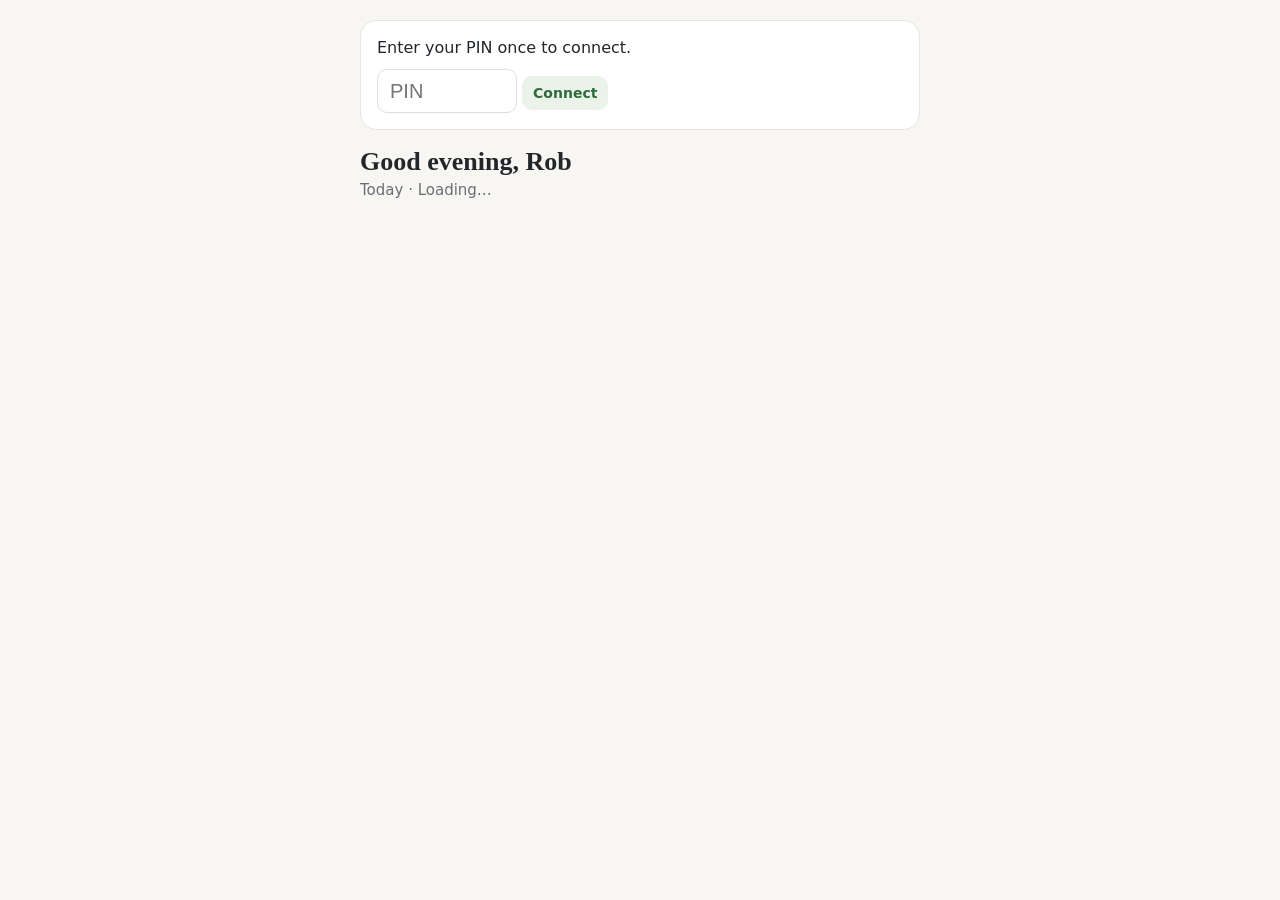
<file: index.html>
<!doctype html><html lang="en"><head><meta charset="utf-8">
<meta name="viewport" content="width=device-width,initial-scale=1,viewport-fit=cover">
<meta name="apple-mobile-web-app-capable" content="yes"><meta name="mobile-web-app-capable" content="yes">
<meta name="apple-mobile-web-app-status-bar-style" content="default"><meta name="apple-mobile-web-app-title" content="Mission">
<meta name="theme-color" content="#f7f6f3"><meta name="robots" content="noindex">
<link rel="manifest" href="manifest.webmanifest"><link rel="icon" href="icon-192.png"><link rel="apple-touch-icon" href="apple-touch-icon.png">
<meta http-equiv="Cache-Control" content="no-cache, no-store, must-revalidate"><meta http-equiv="Pragma" content="no-cache">
<title>Mission Control</title>
<style>
:root{--bg:#f7f6f2;--card:#fff;--ink:#22262b;--dim:#6b6f75;--line:#e7e4dd;--g:#2f6b3a;--gs:#eaf2ea;--a:#9a5b00;--as:#fff4e0;--r:#a3352b}
*{box-sizing:border-box;-webkit-tap-highlight-color:transparent}
body{margin:0;background:var(--bg);color:var(--ink);font:16px/1.4 -apple-system,BlinkMacSystemFont,system-ui,sans-serif;padding:calc(env(safe-area-inset-top) + 20px) 16px 60px;-webkit-font-smoothing:antialiased}
main{max-width:560px;margin:0 auto}
h1{font:700 26px/1.2 Georgia,serif;margin:6px 0 2px}.sub{color:var(--dim);margin:0 0 18px;font-size:15px}
h2{font-size:12px;letter-spacing:.09em;text-transform:uppercase;color:var(--dim);margin:24px 4px 8px;display:flex;justify-content:space-between}
h2 i{font-style:normal}
.c{background:var(--card);border:1px solid var(--line);border-radius:16px;padding:14px 14px 12px;margin-bottom:10px;transition:opacity .25s}
.c b{font-size:17px;display:block}.m{color:var(--dim);font-size:14px;margin-top:2px}
.next{background:#22262b;color:#fff;border:0}.next .m{color:#c9ccd1}.lab{font-size:11px;letter-spacing:.1em;text-transform:uppercase;color:#9fd0a8;margin-bottom:4px}
.q{background:var(--bg);border-radius:10px;padding:10px;font-size:14.5px;margin:10px 0 0;color:#33373c;white-space:pre-wrap;-webkit-user-select:text;user-select:text}
.next .q{background:#33383e;color:#e8e9eb}
.w{background:var(--as);color:var(--a);border-radius:8px;padding:6px 9px;font-size:13.5px;margin-top:8px}
.next .w{background:#3b3426;color:#f3d39b}
.row{display:flex;gap:8px;margin-top:10px;flex-wrap:wrap}
.bt{flex:1;min-width:92px;text-align:center;border:0;border-radius:11px;padding:12px 8px;font-size:15px;font-weight:600;background:var(--gs);color:var(--g);text-decoration:none;font-family:inherit;cursor:pointer}
.bt.s{background:#efeee9;color:#45494e;flex:0 0 auto}.next .bt{background:#fff;color:#22262b}.next .bt.s{background:#3b4047;color:#fff}
.li{display:flex;align-items:center;gap:10px;padding:10px 0;border-top:1px solid var(--line);flex-wrap:wrap;transition:opacity .25s}.li:first-child{border-top:0;padding-top:2px}
.li .t{flex:1;min-width:0}.li .t b{font-size:16px}.pill{font-size:12.5px;border-radius:20px;padding:3px 9px;background:#efeee9;color:var(--dim);white-space:nowrap}
.pill.old{background:#fbe9e7;color:var(--r)}.sm{border:0;border-radius:10px;padding:9px 11px;font-weight:600;font-size:14px;background:var(--gs);color:var(--g);font-family:inherit;text-decoration:none;cursor:pointer}
.sm.s{background:#efeee9;color:#45494e}
.ex{flex-basis:100%}
.gone{opacity:.3;pointer-events:none}button:disabled{opacity:.6}
.foot{text-align:center;color:var(--dim);font-size:12.5px;margin-top:26px}.foot a{color:var(--dim)}
details summary{color:var(--dim);font-size:14px;cursor:pointer;padding:8px 2px}
.empty{color:var(--dim);font-size:15px}
#pin{display:none;background:var(--card);border:1px solid var(--line);border-radius:16px;padding:16px;margin-bottom:16px}#pin input{font-size:20px;height:44px;padding:0 12px;border-radius:10px;border:1px solid #ddd;width:140px}
#toast{position:fixed;left:50%;bottom:calc(env(safe-area-inset-bottom) + 24px);transform:translateX(-50%);background:#22262b;color:#fff;padding:10px 16px;border-radius:20px;font-size:14px;opacity:0;transition:.2s;pointer-events:none;max-width:90%;text-align:center}
</style></head><body><main>
<div id="pin"><p style="margin:0 0 10px">Enter your PIN once to connect.</p><input id="pinIn" inputmode="numeric" autocomplete="off" placeholder="PIN"> <button class="sm" id="pinGo">Connect</button></div>
<div id="app"></div><p class="foot" id="st"></p></main><div id="toast"></div>
<script>
var BUILD='v7-20261019';
function $(i){return document.getElementById(i);}
function esc(s){return String(s==null?'':s).replace(/[&<>"']/g,function(c){return {'&':'&amp;','<':'&lt;','>':'&gt;','"':'&quot;',"'":'&#39;'}[c];});}
function nyParts(d){var o={};new Intl.DateTimeFormat('en-US',{timeZone:'America/New_York',year:'numeric',month:'2-digit',day:'2-digit',hour:'2-digit',minute:'2-digit',hour12:false}).formatToParts(d).forEach(function(p){o[p.type]=p.value;});if(o.hour==='24')o.hour='00';return o;}
function ymd(d){var p=nyParts(d);return p.year+'-'+p.month+'-'+p.day;}
var CK='bermanMC.conn.v1';
var DEFURL='https://script.google.com/macros/s/AKfycbzoPFbwX5PmnWAnU20oCdxXE_JZcLrXX5KTokAuokPCukl6ju7PGKb7UdspSbLI5AwSUQ/exec';
function ckGet(){var m=/(?:^|; )mcpin=(\d+)/.exec(document.cookie);return m?m[1]:null;}
function ckSet(p){try{document.cookie='mcpin='+p+'; max-age=315360000; path=/; secure; samesite=strict';}catch(e){}}
function idbSet(p){try{var r=indexedDB.open('mc',1);r.onupgradeneeded=function(){r.result.createObjectStore('kv');};r.onsuccess=function(){r.result.transaction('kv','readwrite').objectStore('kv').put(p,'pin');};}catch(e){}}
function idbGet(cb){try{var r=indexedDB.open('mc',1);r.onupgradeneeded=function(){r.result.createObjectStore('kv');};r.onsuccess=function(){var q=r.result.transaction('kv').objectStore('kv').get('pin');q.onsuccess=function(){cb(q.result||null);};q.onerror=function(){cb(null);};};r.onerror=function(){cb(null);};}catch(e){cb(null);}}
function saveConn(c){try{localStorage.setItem(CK,JSON.stringify(c));}catch(e){}if(c&&c.pin){ckSet(c.pin);idbSet(c.pin);}}
function conn(){var c=null;try{c=JSON.parse(localStorage.getItem(CK));}catch(e){}
  if(!c||!c.pin){var p=ckGet();if(p){c={url:DEFURL,pin:p};try{localStorage.setItem(CK,JSON.stringify(c));}catch(e){}}}
  if(c&&!c.url)c.url=DEFURL;return c||null;}
(function(){var c=conn();if(c&&c.pin){ckSet(c.pin);idbSet(c.pin);}else{idbGet(function(p){if(p){saveConn({url:DEFURL,pin:p});if(typeof refresh==='function')refresh();}});}
  try{if(navigator.storage&&navigator.storage.persist)navigator.storage.persist();}catch(e){}})();
(function(){var m=/[#&]k=(\d+)/.exec(location.hash||'');if(m){saveConn({url:DEFURL,pin:m[1]});history.replaceState(null,'',location.pathname);}})();
function api(body){var c=conn();if(!c)return Promise.reject(new Error('not connected'));body.pin=c.pin;
  var ac=window.AbortController?new AbortController():null;
  var f=fetch(c.url,{method:'POST',headers:{'Content-Type':'text/plain;charset=utf-8'},body:JSON.stringify(body),cache:'no-store',signal:ac?ac.signal:undefined});
  var to=new Promise(function(_,rej){setTimeout(function(){if(ac)ac.abort();rej(new Error('timed out'));},25000);});
  return Promise.race([f,to])
   .then(function(r){return r.text();}).then(function(t){var j;try{j=JSON.parse(t);}catch(e){throw new Error('script not reachable');}return j;}).then(function(j){if(!j.ok)throw new Error(j.error||'failed');return j;});}



var COPILOT='https://admin.rbermanelectric.com',TT='https://www.thumbtack.com/pro-leads';
var LK='bermanMC.last.v6',HK='bermanMC.hide.v7';
var S=null;try{S=JSON.parse(localStorage.getItem(LK));}catch(e){}
var HIDE={};try{var h0=JSON.parse(localStorage.getItem(HK))||{};Object.keys(h0).forEach(function(k){if(Date.now()-h0[k]<14*864e5)HIDE[k]=h0[k];});}catch(e){}
function saveHide(){try{localStorage.setItem(HK,JSON.stringify(HIDE));}catch(e){}}
var EXTRA={},HIDE472={};// per-card extra content (number / nudge draft)
function toast(m){var e=$('toast');e.textContent=m;e.style.opacity=1;clearTimeout(toast.t);toast.t=setTimeout(function(){e.style.opacity=0;},2600);}
function copyText(s,b){var ok=false;if(b){var l0=b.textContent;setTimeout(function(){b.textContent='Copied ✓';setTimeout(function(){b.textContent=l0;},1800);},0);}
  try{var ta=document.createElement('textarea');ta.value=s;ta.setAttribute('readonly','');ta.style.position='fixed';ta.style.top='0';ta.style.opacity='0';ta.style.fontSize='16px';document.body.appendChild(ta);
    var r=document.createRange();r.selectNodeContents(ta);var sel=window.getSelection();sel.removeAllRanges();sel.addRange(r);ta.setSelectionRange(0,s.length);ok=document.execCommand('copy');ta.remove();sel.removeAllRanges();}catch(e){}
  if(!ok&&navigator.clipboard){navigator.clipboard.writeText(s).then(function(){toast('Copied');},function(){toast('Press and hold the text to copy');});return;}
  toast(ok?'Copied':'Press and hold the text to copy');}
function fmtPhone(p){var d=String(p).replace(/\D/g,'').slice(-10);return '('+d.slice(0,3)+') '+d.slice(3,6)+'-'+d.slice(6);}
function since(h){if(h==null)return '';if(h<1)return 'just now';if(h<24)return h+' hr'+(h===1?'':'s')+' ago';var d=Math.floor(h/24);return d+' day'+(d===1?'':'s')+' ago';}
function dayPill(d){if(d==null)return '';return '<span class="pill'+(d>=21?' old':'')+'">'+d+' day'+(d===1?'':'s')+'</span>';}
function t12(hm){var m=/^(\d{1,2}):(\d{2})/.exec(hm||'');if(!m)return '';var h=+m[1],ap=h>=12?'PM':'AM';h=h%12||12;return h+(m[2]!=='00'?':'+m[2]:'')+' '+ap;}
function dlabel(iso){var t=ymd(new Date()),tm=ymd(new Date(Date.now()+864e5));if(iso===t)return 'Today';if(iso===tm)return 'Tomorrow';
  var d=new Date(iso+'T12:00:00Z');return ['Sun','Mon','Tue','Wed','Thu','Fri','Sat'][d.getUTCDay()]+' '+['Jan','Feb','Mar','Apr','May','Jun','Jul','Aug','Sep','Oct','Nov','Dec'][d.getUTCMonth()]+' '+d.getUTCDate();}
function first(t){return String(t||'').split(/[\s(,:']/)[0];}
function town(t){var m=String(t).match(/\(([^)]+)\)/);return m?m[1]:'';}
var ACT={},AID=0;function act(fn){var k='a'+(++AID);ACT[k]=fn;return k;}
function btn(cls,label,fn){return '<button class="'+cls+'" data-a="'+act(fn)+'">'+esc(label)+'</button>';}
function link(cls,label,href){return '<a class="'+cls+' out" href="'+esc(href)+'" target="_blank" rel="noopener">'+esc(label)+' ↗</a>';}
document.addEventListener('click',function(e){var b=e.target.closest('[data-a]');if(!b)return;var f=ACT[b.getAttribute('data-a')];if(f){e.preventDefault();f(b);}});
function hide(id,msg){HIDE[id]=Date.now();saveHide();if(msg)toast(msg);render();}
function unhide(id,msg){delete HIDE[id];saveHide();toast(msg);render();}

// ---------- build the model (v6 shape, with fallback to the old shape) ----------
function model(){var M={leads:[],jobs:[],uninv:[],drafts:[],waiting:[],never:[],v6:!!(S&&S.copilot)};if(!S)return M;var C=S.copilot,today=ymd(new Date());
  var rec={};if(C)(C.recent||[]).concat(C.newLeads||[]).forEach(function(l){if(!rec[l.first])rec[l.first]=l;});
  (S.approvals||[]).filter(function(a){return /pending/i.test(a.status)&&/new lead|reply|text|follow/i.test(a.type||'');}).forEach(function(a){
    var f=first(a.title),l=rec[f]||{},h=l.hours;if(h==null&&a.created){var t=Date.parse(String(a.created).replace(' ','T')+':00-04:00');if(isFinite(t))h=Math.round((Date.now()-t)/36e5);}
    var svc=(String(a.title).split(':')[1]||'').replace(/\(.*?\)/,'').trim();
    M.leads.push({id:'A:'+a.id,aid:a.id,first:f,svc:l.service||svc,town:l.town||town(a.title),hours:h,is472:!!(a.is472||l.is472||HIDE472['A:'+a.id]),draft:a.draft,lead_id:l.lead_id,type:a.type});});
  if(C){(C.newLeads||[]).forEach(function(l){if(M.leads.some(function(x){return x.first===l.first;}))return;
      M.leads.push({id:'L:'+l.lead_id,first:l.first,svc:l.service,town:l.town,hours:l.hours,is472:l.is472,lead_id:l.lead_id,nodraft:true});});
    (C.jobs||[]).forEach(function(j){if(j.date>=today)M.jobs.push({id:'J:'+j.date+j.first,first:j.first,svc:j.service,town:j.town,date:j.date,start:j.start,end:j.end,est:j.estimate_id,visit:j.visit,approved:j.approved});});
    (C.uninvoiced||[]).forEach(function(u){M.uninv.push({id:'U:'+u.first,first:u.first,town:u.town,svc:u.service,days:u.days,inv:u.invoice,lead_id:u.lead_id});});
    (C.drafts||[]).forEach(function(d){M.drafts.push({id:'D:'+d.estimate_id,first:d.first,svc:d.service,days:d.days,est:d.estimate_id});});
    (C.waiting||[]).forEach(function(l){M.waiting.push({id:'W:'+l.lead_id,first:l.first,svc:l.service,town:l.town,days:l.days,lead_id:l.lead_id,is472:l.is472,followed:l.followed});});
    (C.neverBooked||[]).forEach(function(l){if(M.leads.some(function(x){return x.first===l.first;}))return;M.never.push({id:'N:'+l.lead_id,first:l.first,svc:l.service,town:l.town,days:l.days,lead_id:l.lead_id,is472:l.is472,followed:l.followed});});
  } else {// old script: board only
    var invd={};(S.board||[]).forEach(function(r){var m=/^(?:Invoiced|Followed up): ([A-Za-z\-']+)/.exec(String(r.item));if(m)invd[m[1]]=1;});
    (S.board||[]).forEach(function(r){var it=String(r.item),due=String(r.due||'').slice(0,10),done=/done|cancel/i.test(r.status);
      var jm=/^([A-Z][a-z]+)\s+(?:Mon|Tue|Wed|Thu|Fri|Sat|Sun)\w*\s+job,?\s*([^()]*)\(?([^)]*)\)?/.exec(it);
      if(jm&&!done&&due>=today)M.jobs.push({id:'J:'+r.row,row:r.row,item:r.item,first:jm[1],town:jm[3],date:due,timeTxt:jm[2].trim(),svc:''});
      if(jm&&done&&!invd[jm[1]]&&due&&due<today&&(Date.now()-Date.parse(due))<14*864e5)M.uninv.push({id:'U:'+jm[1],first:jm[1],town:jm[3],days:Math.floor((Date.now()-Date.parse(due))/864e5)});
      var em=/^([A-Z][a-z]+): review estimate/.exec(it);if(em&&/wait/i.test(r.status))M.drafts.push({id:'D:'+r.row,first:em[1],svc:''});});}
  M.jobs.sort(function(a,b){return (a.date+(a.start||''))<(b.date+(b.start||''))?-1:1;});
  M.leads.sort(function(a,b){return (b.hours||0)-(a.hours||0);});
  ['leads','jobs','uninv','drafts','waiting','never'].forEach(function(k){M[k]=M[k].filter(function(x){return !HIDE[x.id];});});
  return M;}

// ---------- actions ----------
function busyBtn(b,t){if(b){b.dataset.l=b.dataset.l||b.textContent;b.textContent=t||'…';b.disabled=true;}}
function freeBtn(b){if(b&&b.dataset.l){b.textContent=b.dataset.l;b.disabled=false;}}
function save(x,label,req,fallback){hide(x.id,'Saving…');
  api(req).catch(function(e){if(fallback&&/unknown action/.test(e.message))return api(fallback);throw e;})
   .then(function(){toast(label+' ✓ Saved');},function(){unhide(x.id,'Couldn’t save that. It’s back on your list. Try again.');});}
function doSent(x){save(x,'Marked sent',x.aid?{action:'sent',id:x.aid}:{action:'sent',lead_id:x.lead_id,first:x.first},x.aid?{action:'approve',id:x.aid,status:'Approved',note:'Sent by Rob (Mission Control)'}:null);}
function doLost(x){if(!confirm('Close out '+x.first+'? This only hides it here. Nobody gets contacted, and Copilot isn’t changed.'))return;
  save(x,'Closed out',{action:'marklost',lead_id:x.lead_id,estimate_id:x.est,first:x.first});}
function doInvoiced(x){save(x,'Marked invoiced',{action:'sent',lead_id:'inv-'+x.first,first:x.first});}
function doNudge(x,kind,b){busyBtn(b,'Loading…');api({action:'nudge',lead_id:x.lead_id,kind:kind}).then(function(j){EXTRA[x.id]={draft:j.draft,phone:j.phone,is472:j.is472};render();})
  .catch(function(e){freeBtn(b);toast(/unknown action/.test(e.message)?'Nudge needs the script update.':'Couldn’t load a draft just now. Try again.');});}
function doNumber(x,b){busyBtn(b,'Loading…');api({action:'phone',id:x.aid}).then(function(j){if(/^\+?1?472/.test(String(j.phone).replace(/[^\d+]/g,''))){x.is472=true;HIDE472[x.id]=1;toast('That’s a Thumbtack 472 number. Reply in Thumbtack.');render();return;}EXTRA[x.id]=Object.assign(EXTRA[x.id]||{},{phone:j.phone});render();})
  .catch(function(e){freeBtn(b);toast(/no number/.test(e.message)?'No number on file. Use Thumbtack.':'Couldn’t get the number just now. Try again.');});}
// Address: shown INSIDE the page (with Copy + Maps ↗), so tapping never leaves Mission Control.
function doAddr(x,b){busyBtn(b,'Loading…');var p=x.est?api({action:'jobaddr',estimate_id:x.est}):x.row?api({action:'address',row:x.row,item:x.item}):Promise.reject(new Error('none'));
  p.then(function(j){EXTRA[x.id]={addr:j.address};render();})
   .catch(function(){EXTRA[x.id]={addr:(x.town?x.town+', NY':''),townOnly:true};render();});}

// ---------- render ----------
function addrHtml(x){var e=EXTRA[x.id];if(!e||e.addr==null)return '';if(!e.addr)return '<div class="w">No address on file. Check Copilot.</div>';
  return '<div class="q">'+esc(e.addr)+'</div>'+(e.townOnly?'<div class="w">No street address on file, so this is just the town.</div>':'')+'<div class="row">'+btn('bt s','Copy address',function(b){copyText(e.addr,b);})+link('bt','Maps','https://maps.apple.com/?daddr='+encodeURIComponent(e.addr))+'</div>';}
function extraHtml(x){var e=EXTRA[x.id];if(!e||e.addr!=null)return '';var o='<div class="ex">';
  if(e.draft)o+='<div class="q">'+esc(e.draft)+'</div><div class="row">'+btn('bt','Copy text',function(b){copyText(e.draft,b);})+(e.is472||!e.phone?link('bt','Thumbtack',TT):'')+'</div>';
  if(e.phone)o+='<div class="row" style="align-items:center"><span style="flex:1;font-weight:600">Text to '+esc(fmtPhone(e.phone))+'</span>'+btn('sm s','Copy number',function(b){copyText(fmtPhone(e.phone),b);})+'</div>';
  else if(e.is472)o+='<div class="w">472 is a Thumbtack relay number, so reply in Thumbtack.</div>';
  return o+'</div>';}
function leadCard(x,isNext){var meta=[isNext?x.svc:'',x.town,x.hours!=null?'came in '+since(x.hours):''].filter(Boolean).join(' · ');
  var o='<div class="c'+(isNext?' next':'')+'">'+(isNext?'<div class="lab">Do this next</div>':'')+'<b>'+(isNext?'Answer '+esc(x.first)+(x.is472?' on Thumbtack':''):esc(x.first)+(x.svc?' · '+esc(x.svc):''))+'</b><div class="m">'+esc(meta)+'</div>';
  if(x.is472)o+='<div class="w">472 number: it’s a Thumbtack relay. Reply in Thumbtack, not by text.</div>';
  if(x.draft){o+='<div class="q">'+esc(x.draft)+'</div><div class="row">'+btn('bt','Copy text',function(b){copyText(x.draft,b);})+(x.is472?link('bt','Thumbtack',TT):btn('bt','Show number',function(b){doNumber(x,b);}))+btn('bt s','Sent ✓',function(){doSent(x);})+'</div>';
    var e=EXTRA[x.id];if(e&&e.phone)o+='<div class="row" style="align-items:center"><span style="flex:1;font-weight:600">Text to '+esc(fmtPhone(e.phone))+'</span>'+btn('sm s','Copy number',function(b){copyText(fmtPhone(e.phone),b);})+'</div>';}
  else o+='<div class="m" style="margin-top:6px">No draft yet. Head Honcho will add one.</div><div class="row">'+link('bt','Thumbtack',TT)+link('bt s','Copilot',COPILOT)+'</div>';
  return o+'</div>';}
function sec(title,n,body){return '<h2>'+esc(title)+(n!=null?'<i>'+n+'</i>':'')+'</h2>'+body;}
function render(){ACT={};var M=model(),o='',today=ymd(new Date());
  var tj=M.jobs.filter(function(j){return j.date===today;});
  var parts=[];if(tj.length)parts.push(tj.length+' job'+(tj.length>1?'s':'')+' today');if(M.leads.length)parts.push(M.leads.length+' lead'+(M.leads.length>1?'s':'')+' to answer');
  if(M.uninv.length)parts.push(M.uninv.length+' to invoice');if(M.drafts.length)parts.push(M.drafts.length+' estimate'+(M.drafts.length>1?'s':'')+' to finish');
  var hr=+nyParts(new Date()).hour,greet=hr<12?'Good morning':hr<17?'Good afternoon':'Good evening';
  var nothing=S&&!parts.length&&!M.waiting.length&&!M.never.length;
  o+='<h1>'+greet+', Rob</h1><p class="sub">'+esc(dlabel(today))+' · '+(S?(nothing?'Nothing open. You’re all caught up.':parts.join(' · ')||'Follow-ups below'):'Loading…')+'</p>';
  // Do this next
  var nx=null;if(M.leads.length)nx={k:'lead',x:M.leads[0]};else if(tj.length)nx={k:'job',x:tj[0]};else if(M.uninv.length)nx={k:'inv',x:M.uninv[0]};else if(M.drafts.length)nx={k:'draft',x:M.drafts[0]};
  if(nx&&nx.k==='lead')o+=leadCard(nx.x,true);
  else if(nx&&nx.k==='inv')o+='<div class="c next"><div class="lab">Do this next</div><b>Invoice '+esc(nx.x.first)+'</b><div class="m">'+esc([nx.x.town,nx.x.days!=null?'job was '+nx.x.days+' days ago':''].filter(Boolean).join(' · '))+'</div><div class="row">'+link('bt','Copilot',COPILOT)+btn('bt s','Invoiced ✓',function(){doInvoiced(nx.x);})+'</div></div>';
  else if(nx&&nx.k==='draft')o+='<div class="c next"><div class="lab">Do this next</div><b>Finish '+esc(nx.x.first)+'’s estimate</b><div class="m">'+esc(nx.x.svc||'')+'</div><div class="row">'+link('bt','Copilot',COPILOT)+'</div></div>';
  // Leads
  var rest=M.leads.slice(nx&&nx.k==='lead'?1:0);
  if(rest.length)o+=sec('New leads waiting',M.leads.length,rest.map(function(x){return leadCard(x,false);}).join(''));
  // Jobs
  if(M.jobs.length||M.v6){var j=M.jobs[0];
    o+=sec(tj.length?'Today':'Next job',null,j?'<div class="c"><b>'+esc(j.first)+(j.svc?' · '+esc(j.svc):'')+(j.visit?' (estimate visit)':'')+'</b><div class="m">'+esc([dlabel(j.date),j.start?t12(j.start)+(j.end?'–'+t12(j.end):''):(j.timeTxt||''),j.town,j.approved?'estimate approved':''].filter(Boolean).join(' · '))+'</div><div class="row">'+btn('bt','Address',function(b){doAddr(j,b);})+link('bt s','Copilot',COPILOT)+'</div>'+addrHtml(j)+
      (M.jobs.length>1?'<div class="m" style="margin-top:8px">Then: '+esc(M.jobs.slice(1,4).map(function(y){return y.first+' '+dlabel(y.date);}).join(', '))+'</div>':'<div class="m" style="margin-top:8px">Nothing else booked in the next 2 weeks.</div>')+'</div>':'<div class="c empty">Nothing booked in the next 2 weeks.</div>');}
  // Uninvoiced
  if(M.uninv.length)o+=sec('Done, not invoiced',M.uninv.length,'<div class="c">'+M.uninv.map(function(x){return '<div class="li"><div class="t"><b>'+esc(x.first)+'</b><div class="m">'+esc([x.svc,x.town,x.inv==='draft'?'invoice drafted':''].filter(Boolean).join(' · '))+'</div></div>'+dayPill(x.days)+link('sm','Copilot',COPILOT)+btn('sm s','Invoiced ✓',function(){doInvoiced(x);})+'</div>';}).join('')+'</div>');
  // Drafts
  if(M.drafts.length)o+=sec('Estimates to finish',M.drafts.length,'<div class="c">'+M.drafts.map(function(x){return '<div class="li"><div class="t"><b>'+esc(x.first)+'</b><div class="m">'+esc(x.svc||'')+'</div></div>'+dayPill(x.days)+link('sm','Copilot',COPILOT)+'</div>';}).join('')+'</div>');
  // Waiting + never booked
  function fl(x,kind){return '<div class="li"><div class="t"><b>'+esc(x.first)+'</b><div class="m">'+esc([x.svc,x.town,x.is472?'472':'' ,x.followed?'nudged':''].filter(Boolean).join(' · '))+'</div></div>'+dayPill(x.days)+
    (x.is472?link('sm','Thumbtack',TT):btn('sm','Nudge',function(b){doNudge(x,kind,b);}))+btn('sm s',x.days>=(kind==='lead'?14:21)?'Close':'Sent ✓',function(){x.days>=(kind==='lead'?14:21)?doLost(x):doSent(x);})+extraHtml(x)+'</div>';}
  function fold(list,kind){var lim=kind==='lead'?14:21,a=list.filter(function(x){return x.days<lim;}),b=list.filter(function(x){return x.days>=lim;});
    return '<div class="c">'+(a.map(function(x){return fl(x,kind);}).join('')||'<div class="empty">Nothing recent.</div>')+(b.length?'<details><summary>'+b.length+' older than '+(lim===14?'2':'3')+' weeks: close out?</summary>'+b.map(function(x){return fl(x,kind);}).join('')+'</details>':'')+'</div>';}
  if(M.waiting.length)o+=sec('Waiting on customer',M.waiting.length,fold(M.waiting,'estimate'));
  if(M.never.length)o+=sec('Never booked',M.never.length,fold(M.never,'lead'));
  if(S&&!M.v6)o+='<div class="c m">Copilot isn’t connecting to Mission Control right now, so follow-ups and nudges are hidden. Leads, jobs and invoices below come from your board.</div>';
  $('app').innerHTML=o;}

function stamp(){if(!S)return '';var a=S.copilot&&S.copilot.at?new Date(S.copilot.at):null;var tf=function(d){return d.toLocaleTimeString('en-US',{timeZone:'America/New_York',hour:'numeric',minute:'2-digit'});};
  return (a?'Copilot '+tf(a)+' ET · ':'')+'Board '+esc(String(S.at||'').slice(11))+' ET';}
var busy=false;
function refresh(){render();if(!conn()){$('pin').style.display='block';return Promise.resolve();}
  if(busy)return Promise.resolve();busy=true;
  var s=function(){return api({action:'state'});};
  return s().catch(function(e){if(/pin/i.test(e.message))throw e;return new Promise(function(r){setTimeout(r,2500);}).then(s);}).then(function(j){if(!j||!j.board)throw new Error('bad state');S=j;try{localStorage.setItem(LK,JSON.stringify(j));}catch(e){}
      $('st').innerHTML=stamp()+' · <a href="classic/" target="_blank" rel="noopener">Classic view ↗</a>';})
   .catch(function(e){$('st').innerHTML=(S?'Showing your last update · ':'Can’t reach your board right now · ')+'<a href="classic/" target="_blank" rel="noopener">Classic view ↗</a>';if(/pin/i.test(e.message))$('pin').style.display='block';})
   .then(function(){busy=false;render();});}
$('pinGo').onclick=function(){var v=$('pinIn').value.trim();if(v.length<4)return;saveConn({url:DEFURL,pin:v});$('pin').style.display='none';refresh();};
function verCheck(){if(!/^https?:/.test(location.protocol))return;fetch('version.json?t='+Date.now(),{cache:'no-store'}).then(function(r){return r.json();}).then(function(v){
  if(v&&v.build&&v.build!==BUILD){var k='bermanMC.reload';if(sessionStorage.getItem(k)===v.build)return;sessionStorage.setItem(k,v.build);location.reload();}}).catch(function(){});}
refresh();verCheck();
document.addEventListener('visibilitychange',function(){if(!document.hidden){refresh();verCheck();}});
window.addEventListener('pageshow',function(e){if(e.persisted){busy=false;refresh();verCheck();}});
setInterval(function(){if(!document.hidden)refresh();},300000);
</script></body></html>
</file>
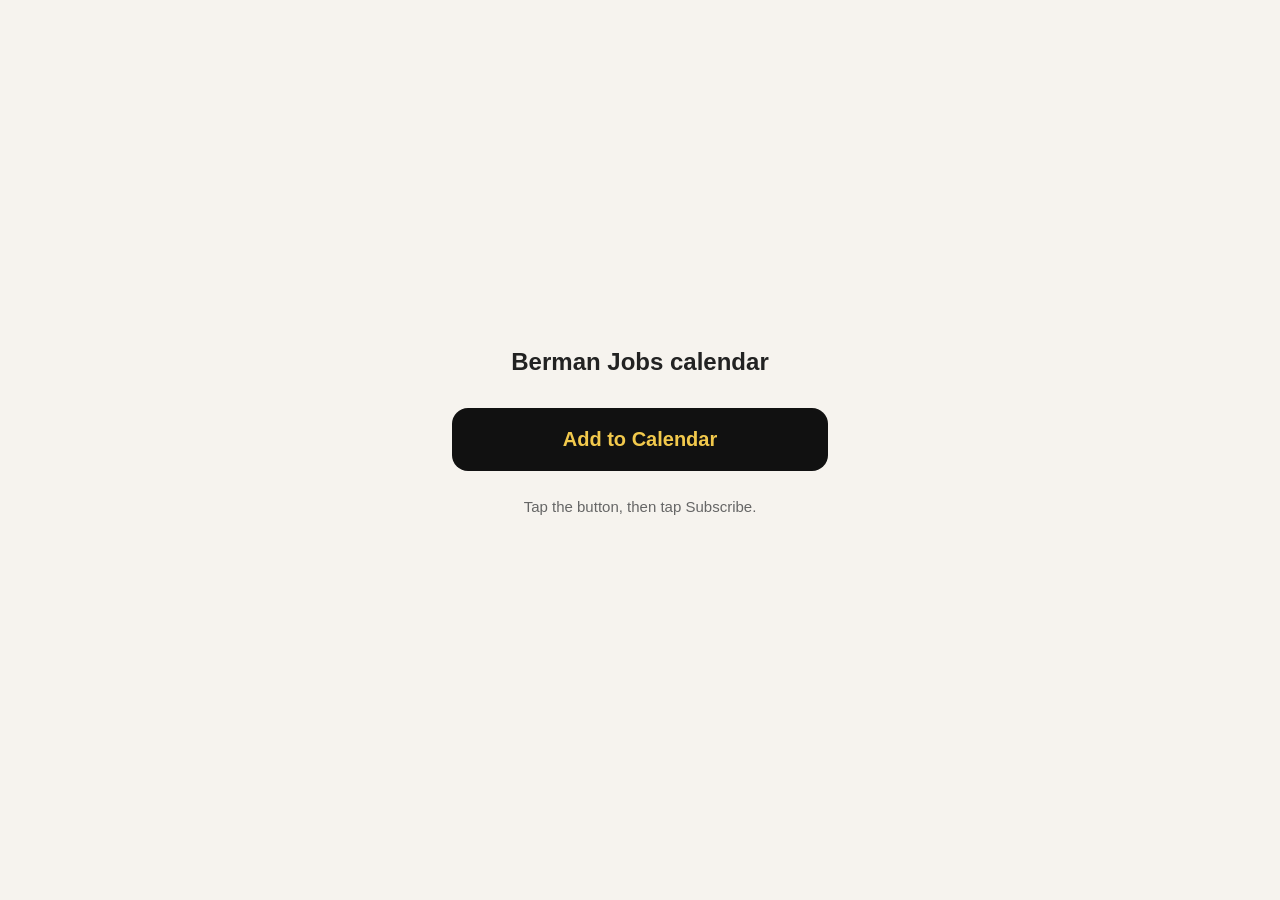
<file: c-9e5d6e6e6c515eb1df2d61c5/index.html>
<!doctype html><html><head><meta charset="utf-8"><meta name="viewport" content="width=device-width,initial-scale=1"><meta name="robots" content="noindex,nofollow"><title>Berman Jobs</title>
<style>body{font-family:-apple-system,sans-serif;background:#f6f3ee;color:#222;display:flex;flex-direction:column;align-items:center;justify-content:center;min-height:90vh;margin:0;padding:24px;text-align:center}a{display:block;background:#111;color:#f2c94c;padding:20px 28px;border-radius:16px;font-size:20px;font-weight:700;text-decoration:none;margin:12px 0;width:80%;max-width:320px}p{color:#666;font-size:15px}</style></head>
<body><h2>Berman Jobs calendar</h2><a href="webcal://rberman84.github.io/berman-mission-control/c-9e5d6e6e6c515eb1df2d61c5/jobs.ics">Add to Calendar</a><p>Tap the button, then tap Subscribe.</p></body></html>
</file>
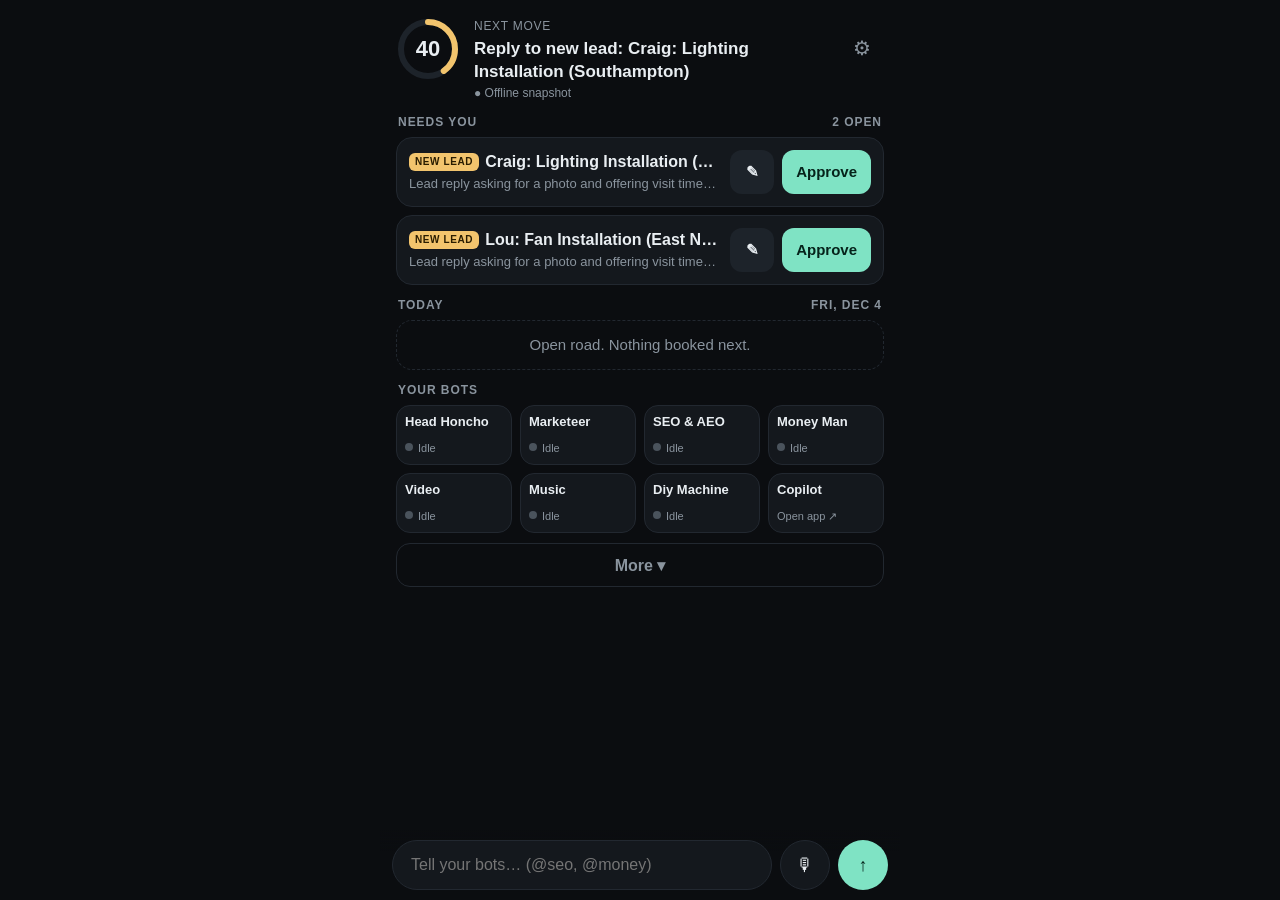
<file: classic/index.html>
<!doctype html><html lang="en"><head><meta charset="utf-8">
<meta name="viewport" content="width=device-width,initial-scale=1,viewport-fit=cover">
<meta name="apple-mobile-web-app-capable" content="yes"><meta name="mobile-web-app-capable" content="yes">
<meta name="apple-mobile-web-app-status-bar-style" content="black-translucent"><meta name="apple-mobile-web-app-title" content="Mission">
<meta name="theme-color" content="#0b0d10"><meta name="robots" content="noindex">
<link rel="manifest" href="../manifest.webmanifest"><link rel="icon" href="../icon-192.png"><link rel="apple-touch-icon" href="../apple-touch-icon.png">
<meta http-equiv="Cache-Control" content="no-cache, no-store, must-revalidate"><meta http-equiv="Pragma" content="no-cache">
<title>Mission Control</title>
<style>
:root{--bg:#0b0d10;--card:#14181d;--line:#222830;--tx:#e9eef2;--dim:#8a949e;--ac:#7fe3c4;--amb:#f2c46d;--red:#ef7d7d}
*{box-sizing:border-box;-webkit-tap-highlight-color:transparent}
html,body{margin:0;background:var(--bg);color:var(--tx);font:16px/1.35 -apple-system,BlinkMacSystemFont,"SF Pro Text",Inter,sans-serif}
body{padding:calc(env(safe-area-inset-top) + 14px) 16px calc(env(safe-area-inset-bottom) + 74px);max-width:520px;margin:0 auto}
button{font:inherit;color:inherit;border:0;background:none;cursor:pointer}
.top{display:flex;align-items:center;gap:14px}
.ring{position:relative;width:64px;height:64px;flex:none}.ring svg{transform:rotate(-90deg)}
.ring b{position:absolute;inset:0;display:grid;place-items:center;font-size:22px;font-weight:600}
.next{flex:1;min-width:0}.next small{color:var(--dim);font-size:12px;letter-spacing:.06em;text-transform:uppercase}
.next div{font-size:17px;font-weight:600;margin-top:2px}
.gear{width:44px;height:44px;border-radius:12px;color:var(--dim);font-size:20px}
.live{font-size:12px;color:var(--dim);margin:2px 0 0 78px}.live.on{color:var(--ac)}
h2{font-size:12px;color:var(--dim);letter-spacing:.08em;text-transform:uppercase;font-weight:600;margin:12px 2px 7px;display:flex;justify-content:space-between}
.card{background:var(--card);border:1px solid var(--line);border-radius:16px;padding:12px;margin-bottom:8px;transition:transform .2s,opacity .3s;touch-action:pan-y}
.card .t{font-weight:600}.card .d{color:var(--dim);font-size:13px;margin-top:2px;display:-webkit-box;-webkit-line-clamp:1;-webkit-box-orient:vertical;overflow:hidden}
.acts{display:flex;gap:8px;margin-top:10px}
.nc{display:flex;align-items:center;gap:8px}.nc .tx{flex:1;min-width:0}.nc .t{white-space:nowrap;overflow:hidden;text-overflow:ellipsis}
.nc .acts{margin:0;flex:none}.nc .acts button{flex:none;width:44px;padding:0}.nc .acts .pri{width:auto;padding:0 14px}
.acts button{flex:1;min-height:44px;border-radius:12px;background:#1d232a;font-weight:600;font-size:15px}
.acts .pri{background:var(--ac);color:#06231b}
.card.ok{border-color:rgba(127,227,196,.5)}.card.ok .okm{color:var(--ac);font-size:14px;margin-top:8px}
.note{width:100%;margin-top:10px;background:#0f1216;border:1px solid var(--line);border-radius:12px;color:var(--tx);font:inherit;padding:10px;min-height:44px}
.badge{display:inline-block;font-size:10px;font-weight:700;letter-spacing:.06em;background:var(--amb);color:#2a1d00;border-radius:6px;padding:2px 6px;margin-right:6px;vertical-align:2px}.age{color:var(--dim);font-weight:400;font-size:12px;margin-left:4px}
.card.ok .acts{margin-top:8px}
.empty{color:var(--dim);font-size:15px;padding:14px;text-align:center;border:1px dashed var(--line);border-radius:16px}
.bots{display:grid;grid-template-columns:repeat(4,1fr);gap:8px}
.bot{display:flex;flex-direction:column;justify-content:space-between;background:var(--card);border:1px solid var(--line);border-radius:14px;padding:9px 8px;min-height:60px;min-width:0;text-decoration:none;color:var(--tx)}
.bot b{font-size:13px;font-weight:600;line-height:1.15}.bot span{font-size:11px;color:var(--dim);margin-top:4px;white-space:nowrap;overflow:hidden;text-overflow:ellipsis}
.dot{display:inline-block;width:8px;height:8px;border-radius:50%;margin-right:5px;vertical-align:1px}
.g{background:var(--ac)}.a{background:var(--amb)}.r{background:var(--red)}.n{background:#4a535c}
.stop{display:flex;align-items:center;gap:6px}.stop .who{flex:1;min-width:0}.stop .who b{display:block;white-space:nowrap;overflow:hidden;text-overflow:ellipsis}.stop .who b em{font-style:normal;color:var(--ac);margin-right:6px}
.stop .who span{display:block;color:var(--dim);font-size:13px;white-space:nowrap;overflow:hidden;text-overflow:ellipsis}
.ib{width:42px;height:44px;border-radius:12px;background:#1d232a;font-size:17px;flex:none}[hidden]{display:none!important}.ib.dn{background:#1d232a;color:var(--ac);width:auto;padding:0 10px;font-weight:700;font-size:14px}.okm2{color:var(--ac);font-size:13px;margin-top:6px}.stop.fin{border-color:rgba(127,227,196,.5);flex-wrap:wrap}.wk .row{padding:9px 2px}
.ib.go{background:var(--ac);color:#06231b;width:56px;font-weight:700;font-size:15px}
.bar{position:fixed;left:0;right:0;bottom:0;padding:10px 12px calc(env(safe-area-inset-bottom) + 10px);background:linear-gradient(transparent,var(--bg) 30%);display:flex;gap:8px;max-width:520px;margin:0 auto}
.bar input{flex:1;min-height:50px;border-radius:25px;border:1px solid var(--line);background:var(--card);color:var(--tx);font:inherit;padding:0 18px;font-size:16px}
.bar button{width:50px;height:50px;border-radius:25px;background:var(--card);border:1px solid var(--line);font-size:18px}.bar .send{background:var(--ac);color:#06231b;border:0}
.more{display:block;width:100%;min-height:44px;margin-top:10px;border-radius:14px;border:1px solid var(--line);color:var(--dim);font-weight:600}
.toast{position:fixed;left:50%;bottom:calc(env(safe-area-inset-bottom) + 80px);transform:translateX(-50%);background:#20262d;padding:10px 16px;border-radius:20px;font-size:14px;opacity:0;transition:opacity .2s;pointer-events:none;white-space:nowrap;z-index:50}
.toast.on{opacity:1}
.sheet{position:fixed;inset:0;background:rgba(0,0,0,.55);display:none;z-index:9}.sheet.on{display:block}body.lock{overflow:hidden}.xbtn{position:sticky;top:0;float:right;z-index:2;width:40px;height:40px;margin:-2px -6px 0 0;border-radius:20px;background:#2a3038;color:#fff;font-size:20px;line-height:40px;text-align:center;border:0}
.sheet{overscroll-behavior:contain}.sheet>div{touch-action:pan-y;position:absolute;left:0;right:0;bottom:0;max-height:86vh;max-height:calc(90dvh - env(safe-area-inset-top));overflow-y:auto;-webkit-overflow-scrolling:touch;overscroll-behavior:contain;transition:transform .2s;background:#101317;border-radius:22px 22px 0 0;padding:10px 16px calc(env(safe-area-inset-bottom) + 20px);max-width:520px;margin:0 auto}
.grab{width:40px;height:5px;border-radius:3px;background:#333b44;margin:4px auto 10px}
.kv{display:grid;grid-template-columns:repeat(4,1fr);gap:8px}.kv div{background:var(--card);border-radius:12px;padding:10px;text-align:center}
.kv b{display:block;font-size:20px}.kv span{font-size:11px;color:var(--dim)}
.row{display:flex;justify-content:space-between;padding:12px 2px;border-bottom:1px solid var(--line);font-size:15px}.row span{color:var(--dim)}
a.lnk{display:flex;align-items:center;justify-content:space-between;min-height:48px;padding:0 14px;background:var(--card);border-radius:12px;margin-bottom:8px;color:var(--tx);text-decoration:none}
label{font-size:13px;color:var(--dim)}.in{width:100%;min-height:44px;margin:4px 0 10px;background:var(--card);border:1px solid var(--line);border-radius:12px;color:var(--tx);font:inherit;padding:0 12px}
</style></head><body>
<div class="top">
  <div class="ring"><svg width="64" height="64"><circle cx="32" cy="32" r="27" stroke="#1d232a" stroke-width="6" fill="none"/><circle id="arc" cx="32" cy="32" r="27" stroke="#7fe3c4" stroke-width="6" fill="none" stroke-linecap="round" stroke-dasharray="169.6" stroke-dashoffset="169.6"/></svg><b id="score">–</b></div>
  <div class="next"><small>Next move</small><div id="nextLine">Loading…</div></div>
  <button class="gear" id="gear" aria-label="Settings">⚙︎</button>
</div>
<div class="live" id="live">● Offline snapshot</div>

<h2><span>Needs you</span><span id="needCnt"></span></h2>
<div id="needs"></div>

<div id="wkTop" hidden><h2><span>This week</span></h2><div id="wkCard"></div></div>

<h2><span>Today</span><span id="dayLbl"></span></h2>
<div id="today"></div>

<h2><span>Your bots</span></h2>
<div class="bots" id="bots"></div>

<button class="more" id="moreBtn">More ▾</button>

<form class="bar" id="bar" autocomplete="off">
  <input id="cmd" placeholder="Tell your bots… (@seo, @money)" enterkeyhint="send">
  <button type="button" id="mic" aria-label="Dictate">🎙</button>
  <button class="send" aria-label="Send">↑</button>
</form>
<div class="toast" id="toast"></div>

<div class="sheet" id="sheet" role="dialog" aria-modal="true"><div id="sheetBox">
  <button class="xbtn" id="xSheet" aria-label="Close">✕</button>
  <div class="grab"></div>
  <h2 style="margin-top:4px"><span>This week</span></h2>
  <div class="kv" id="nums"></div>
  <h2><span>Week plan</span></h2><div id="wkSheet"></div>
  <h2><span>Pipeline</span></h2><div id="pipe"></div>
  <h2><span>More waiting</span></h2><div id="overflow"></div>
  <h2><span>Weekly reset</span></h2>
  <div class="card"><div class="d" style="-webkit-line-clamp:unset">Set your top 3 for the week. Sends to Head Honcho.</div>
    <input class="in" id="t1" placeholder="1."><input class="in" id="t2" placeholder="2."><input class="in" id="t3" placeholder="3.">
    <div class="acts"><button class="pri" id="sendTop">Send top 3</button></div></div>
  <h2><span>Apps</span></h2>
  <a class="lnk" href="https://admin.rbermanelectric.com">Copilot app<span>↗</span></a>
  <a class="lnk" href="../">Back to calm view<span>↗</span></a><a class="lnk" href="v1.html">Older Mission Control<span>↗</span></a>
  <h2><span>Ops Board link</span><span id="connState"></span></h2>
  <label>Script URL</label><input class="in" id="suUrl" placeholder="https://script.google.com/macros/s/…/exec">
  <label>PIN</label><input class="in" id="suPin" type="password" inputmode="numeric">
  <div class="acts"><button class="pri" id="suSave">Connect</button><button id="suClear">Disconnect</button></div>
  <button class="more" id="closeSheet">Close</button>
</div></div>
<script>
(function(){
'use strict';
var BUILD='2026-10-16c';
var $=function(i){return document.getElementById(i);};
function esc(s){return String(s==null?'':s).replace(/[&<>"']/g,function(c){return {'&':'&amp;','<':'&lt;','>':'&gt;','"':'&quot;',"'":'&#39;'}[c];});}
function toast(t){var e=$('toast');e.textContent=t;e.classList.add('on');clearTimeout(toast.t);toast.t=setTimeout(function(){e.classList.remove('on');},2200);}
function nyParts(d){var o={};new Intl.DateTimeFormat('en-US',{timeZone:'America/New_York',year:'numeric',month:'2-digit',day:'2-digit',hour:'2-digit',minute:'2-digit',hour12:false}).formatToParts(d).forEach(function(p){o[p.type]=p.value;});if(o.hour==='24')o.hour='00';return o;}
function ymd(d){var p=nyParts(d);return p.year+'-'+p.month+'-'+p.day;}

// ---- Ops Board bridge (same localStorage key as v1, so the phone stays connected) ----
var CK='bermanMC.conn.v1';
var DEFURL='https://script.google.com/macros/s/AKfycbzoPFbwX5PmnWAnU20oCdxXE_JZcLrXX5KTokAuokPCukl6ju7PGKb7UdspSbLI5AwSUQ/exec';
function ckGet(){var m=/(?:^|; )mcpin=(\d+)/.exec(document.cookie);return m?m[1]:null;}
function ckSet(p){try{document.cookie='mcpin='+p+'; max-age=315360000; path=/; secure; samesite=strict';}catch(e){}}
function idbSet(p){try{var r=indexedDB.open('mc',1);r.onupgradeneeded=function(){r.result.createObjectStore('kv');};r.onsuccess=function(){r.result.transaction('kv','readwrite').objectStore('kv').put(p,'pin');};}catch(e){}}
function idbGet(cb){try{var r=indexedDB.open('mc',1);r.onupgradeneeded=function(){r.result.createObjectStore('kv');};r.onsuccess=function(){var q=r.result.transaction('kv').objectStore('kv').get('pin');q.onsuccess=function(){cb(q.result||null);};q.onerror=function(){cb(null);};};r.onerror=function(){cb(null);};}catch(e){cb(null);}}
function saveConn(c){try{localStorage.setItem(CK,JSON.stringify(c));}catch(e){}if(c&&c.pin){ckSet(c.pin);idbSet(c.pin);}}
function conn(){var c=null;try{c=JSON.parse(localStorage.getItem(CK));}catch(e){}
  if(!c||!c.pin){var p=ckGet();if(p){c={url:DEFURL,pin:p};try{localStorage.setItem(CK,JSON.stringify(c));}catch(e){}}}
  if(c&&!c.url)c.url=DEFURL;return c||null;}
(function(){var c=conn();if(c&&c.pin){ckSet(c.pin);idbSet(c.pin);}else{idbGet(function(p){if(p){saveConn({url:DEFURL,pin:p});if(typeof refresh==='function')refresh();}});}
  try{if(navigator.storage&&navigator.storage.persist)navigator.storage.persist();}catch(e){}})();
(function(){var m=/[#&]k=(\d+)/.exec(location.hash||'');if(m){saveConn({url:DEFURL,pin:m[1]});history.replaceState(null,'',location.pathname);}})();
function api(body){var c=conn();if(!c)return Promise.reject(new Error('not connected'));body.pin=c.pin;
  var ac=window.AbortController?new AbortController():null;
  var f=fetch(c.url,{method:'POST',headers:{'Content-Type':'text/plain;charset=utf-8'},body:JSON.stringify(body),cache:'no-store',signal:ac?ac.signal:undefined});
  var to=new Promise(function(_,rej){setTimeout(function(){if(ac)ac.abort();rej(new Error('timed out'));},25000);});
  return Promise.race([f,to])
   .then(function(r){return r.text();}).then(function(t){var j;try{j=JSON.parse(t);}catch(e){throw new Error('script not reachable');}return j;}).then(function(j){if(!j.ok)throw new Error(j.error||'failed');return j;});}

// ---- Bots ----
var CHAT='grokbot://app/v1/agent?id=';
var BOTS=[
 {n:'Head Honcho',k:['head','honcho','hh'],own:/head honcho/i,link:'grokbot://app/v1'},
 {n:'Marketeer',k:['marketeer','mkt','marketing'],own:/marketeer/i,id:'c89a669a-fb80-4b52-b2da-09e4082c8fe1'},
 {n:'SEO & AEO',full:'SEO & AEO Desk',k:['seo','aeo'],own:/seo|aeo/i,id:'eea56f19-f007-4ef2-b739-42f87b1f0a01'},
 {n:'Money Man',k:['money','mm','finance'],own:/money/i,id:'31c31f89-9815-4682-abcb-5fe79899dcd4'},
 {n:'Video',full:'Video Creation Expert',k:['video'],own:/video/i,id:'b255c7ec-d31b-4256-9a17-feb358f3b1a1'},
 {n:'Music',full:'Music Maker',k:['music'],own:/music/i,id:'7bd8d175-8c10-4064-8b4b-24ca838d3ccd'},
 {n:'Diy Machine',k:['diy'],own:/diy/i,id:'b2436a77-9581-4fa3-8310-7edaa951ed53'}
];

// ---- Snapshot fallback (first names only, no addresses/phones/money) ----
var SNAP={board:[
 {row:27,item:'Google reviews: 36 (was 33 before blast; same as Oct 17-20)',area:'Reviews',owner:'Marketeer',status:'Done',next:'Keep counting daily through Oct 28.',due:'',updated:''},
 {row:39,item:'Randy Thu job, 8 AM (Setauket)',area:'Scheduling',owner:'Rob',status:'Not started',next:'Service replacement + water-heater hookup, Thu Oct 22 at 8 AM',due:'2026-10-22',updated:''},
 {row:37,item:'Invoice Kathy',area:'Billing',owner:'Rob',status:'Not started',next:'Send invoice for finished job',due:'',updated:''},
 {row:38,item:'Invoice Abhik',area:'Billing',owner:'Rob',status:'Not started',next:'Send invoice for finished job',due:'',updated:''},
 {row:30,item:'Timothy Wed job, 8 AM (East Islip)',area:'Scheduling',owner:'Rob',status:'Not started',next:'Rewiring job Wed Oct 28, 8 AM to 4 PM',due:'2026-10-28',updated:''}
],approvals:[
 {id:'A10',type:'New lead reply',title:'Lou: Fan Installation (East Norwich)',draft:'Lead reply asking for a photo and offering visit times, ready for your OK.',created:'2026-10-19'},
 {id:'A12',type:'New lead reply',title:'Craig: Lighting Installation (Southampton)',draft:'Lead reply asking for a photo and offering visit times, ready for your OK.',created:'2026-10-20'}
]};
var LK='bermanMC.last.v1';try{var LS=JSON.parse(localStorage.getItem(LK));if(LS&&LS.board)SNAP=LS;}catch(e){}
var S=SNAP, live=false, local={};  // local: optimistic results keyed by card id

function stKey(x){x=String(x||'').toLowerCase();return /done/.test(x)?'done':/wait/.test(x)?'wait':/block/.test(x)?'block':/progress/.test(x)?'prog':'not';}
function rows(){return (S.board||[]).filter(function(r){return r.item;});}

// ---- Needs you: approvals first, then rows waiting on Rob ----
var KEPT={}, SMSU={};  // KEPT: approved cards kept on screen after refresh; SMSU: id -> sms: url or 'none'
function isLead(t){return /new lead/i.test(t||'');}
function isText(t){return /\btext\b|lead reply/i.test(t||'')&&!/review request/i.test(t||'');}
function nyMs(str){var m=String(str||'').match(/^(\d{4})-(\d{2})-(\d{2})(?:[ T](\d{1,2}):(\d{2}))?/);if(!m)return NaN;
  var now=new Date(),p=nyParts(now),off=Date.UTC(+p.year,+p.month-1,+p.day,+p.hour,+p.minute)-Math.floor(now.getTime()/6e4)*6e4;
  return Date.UTC(+m[1],+m[2]-1,+m[3],+(m[4]||0),+(m[5]||0))-off;}
function ago(str){var t=nyMs(str);if(isNaN(t))return '';var mn=Math.max(0,Math.round((Date.now()-t)/6e4));
  return mn<60?mn+'m ago':mn<2880?Math.round(mn/60)+'h ago':Math.round(mn/1440)+'d ago';}
function needs(){
  var a=(S.approvals||[]).map(function(x){return {id:'A:'+x.id,kind:'appr',aid:x.id,t:x.title||x.id,d:x.draft||x.type||'',who:'Head Honcho',lead:isLead(x.type),text:isText(x.type),created:x.created||''};});
  a=a.filter(function(x){return x.lead;}).sort(function(p,q){return (nyMs(q.created)||0)-(nyMs(p.created)||0);}).concat(a.filter(function(x){return !x.lead;}));
  Object.keys(KEPT).forEach(function(k){if(!a.some(function(y){return y.id===k;}))a.unshift(KEPT[k]);});
  var w=rows().filter(function(r){return stKey(r.status)==='wait'&&!/^APPROVAL /.test(r.item);})
    .map(function(r){return {id:'R:'+r.row,kind:'row',row:r.row,item:r.item,t:r.item,d:r.next||'',who:r.owner||'Head Honcho'};});
  return a.concat(w);
}
function cardHtml(x){
  var L=local[x.id];
  var head=(x.lead?'<span class="badge">NEW LEAD</span>':'')+esc(x.t)+(x.lead&&ago(x.created)?'<span class="age">'+esc(ago(x.created))+'</span>':'');
  if(L){var U=SMSU[x.id];
    return '<div class="card ok" data-id="'+esc(x.id)+'"><div class="t">'+head+'</div><div class="okm">✓ '+esc(L)+'</div>'+
     (U&&U!=='none'&&U!=='wait'?'<div class="acts"><button class="pri" data-a="sms">💬 Text from my phone</button></div>':U==='none'?'<div class="okm" style="color:var(--dim)">No number on file</div>':'')+'</div>';}
  return '<div class="card nc" data-id="'+esc(x.id)+'"><div class="tx"><div class="t">'+head+'</div>'+(x.d?'<div class="d">'+esc(x.d)+'</div>':'')+'</div>'+
   '<div class="acts"><button data-a="note" aria-label="Note">✎</button><button class="pri" data-a="ok">'+(x.kind==='appr'?'Approve':'Done')+'</button></div></div>';
}
function renderNeeds(){
  var N=needs(), open=N.filter(function(x){return !local[x.id];});
  var top=N.slice(0,3);
  $('needs').innerHTML=top.length?top.map(cardHtml).join(''):'<div class="empty">Nothing needs you. The crew is running.</div>';
  $('needCnt').textContent=open.length?open.length+' open':'';
  $('overflow').innerHTML=N.length>3?N.slice(3).map(cardHtml).join(''):'<div class="empty">Nothing else waiting.</div>';
}
function find(id){return needs().filter(function(x){return x.id===id;})[0];}
function act(x,note){
  var p;
  if(x.kind==='appr'){
    p=api({action:'approve',id:x.aid,status:note?'Changes':'Approved',note:note||''}).then(function(){
      if(note)return 'Note sent. Head Honcho will revise.';
      if(!x.text)return 'Approved. Head Honcho takes the next step; nothing is sent without you.';
      KEPT[x.id]=x;SMSU[x.id]='wait';
      api({action:'phone',id:x.aid}).then(function(j){
        SMSU[x.id]='sms:'+String(j.phone).replace(/[^\d+]/g,'')+'&body='+encodeURIComponent(j.draft||'');local[x.id]='Approved. Messages opens with the text filled in.';render();go(SMSU[x.id]);
      }).catch(function(err){SMSU[x.id]='none';local[x.id]='Approved.';render();if(/unknown action|approval not found/.test(err.message))toast('Texting needs the script update');});
      return 'Approved. Getting the number…';});
  } else if(note){
    p=api({action:'ask',bot:x.who.split('/')[0].trim()||'Head Honcho',question:'[Re: '+x.item+'] '+note}).then(function(){return 'Note sent to '+(x.who||'Head Honcho')+'.';});
  } else {
    p=api({action:'done',item:x.item,row:x.row}).then(function(){return 'Marked done on the board.';});
  }
  return p.then(function(m){local[x.id]=m;render();toast('✓ Saved');refreshSoon();})
   .catch(function(e){toast(/not connected/.test(e.message)?'Connect your Ops Board link in ⚙︎':'Didn\'t save: '+e.message);});
}
function onCardClick(e){
  var b=e.target.closest('button[data-a]');if(!b)return;var c=b.closest('.card'),x=find(c.dataset.id);if(!x)return;
  if(b.dataset.a==='ok') return act(x);
  if(b.dataset.a==='sms'&&SMSU[x.id]&&/^sms:/.test(SMSU[x.id])) return go(SMSU[x.id]);
  if(b.dataset.a==='note'){var t=c.querySelector('textarea');
    if(!t){c.classList.remove('nc');t=document.createElement('textarea');t.className='note';t.placeholder='Your note…';c.insertBefore(t,c.querySelector('.acts'));b.textContent='Send note';b.className='pri';b.style.flex='1';t.focus();return;}
    if(t.value.trim()) act(x,t.value.trim());}
}
$('needs').addEventListener('click',onCardClick);$('overflow').addEventListener('click',onCardClick);
// Swipe right on a card = Approve / Done
(function(){var sx=0,el=null;
 $('needs').addEventListener('touchstart',function(e){el=e.target.closest('.card');sx=e.touches[0].clientX;},{passive:true});
 $('needs').addEventListener('touchmove',function(e){if(!el)return;var dx=e.touches[0].clientX-sx;if(dx>0)el.style.transform='translateX('+Math.min(dx,120)+'px)';},{passive:true});
 $('needs').addEventListener('touchend',function(e){if(!el)return;var dx=e.changedTouches[0].clientX-sx;el.style.transform='';var x=find(el.dataset.id);if(dx>100&&x&&!local[x.id])act(x);el=null;});
})();

// ---- Score + single next action ----
function score(){
  var b={done:0,prog:0,wait:0,block:0,not:0},today=0,d=ymd(new Date());
  rows().forEach(function(r){var k=stKey(r.status);b[k]++;if(k==='done'&&String(r.updated).indexOf(d)===0)today++;});
  var tot=b.done+b.prog+b.wait+b.block+b.not||1;
  today+=Object.keys(local).length;
  return Math.max(0,Math.min(100,Math.round((b.done+.5*b.prog+.25*b.not)/tot*100+5*today)));
}
function nextLine(st){
  var N=needs().filter(function(x){return !local[x.id];});
  if(N.length) return N[0].lead?'Reply to new lead: '+N[0].t:N[0].kind==='appr'?'Approve: '+N[0].t:N[0].t;
  if(st[0]) return st[0].name+' at '+st[0].time+(st[0].town?', '+st[0].town:'');
  return 'You\'re clear. Tell a bot what\'s next.';
}

// ---- Today: next 2 appointments ----
var TOWNS=['East Northport','Lake Ronkonkoma','Ronkonkoma','Islandia','East Setauket','Setauket','Centereach','Syosset','Wading River','Stony Brook','Port Jefferson','Smithtown','Hauppauge','Holbrook','Bohemia','Sayville','Patchogue','Medford','Selden','Coram','Lake Grove','Commack','Huntington','Northport','Riverhead','Shoreham','Rocky Point','Miller Place','Mount Sinai','Holtsville','Farmingville','Bay Shore','Islip','Brentwood','Deer Park','Babylon','Lindenhurst','Massapequa','Melville','Dix Hills','Kings Park','St. James','Nesconset'];
var MON={jan:1,feb:2,mar:3,apr:4,may:5,jun:6,jul:7,aug:8,sep:9,oct:10,nov:11,dec:12};
function townOf(t){var best='';TOWNS.forEach(function(w){if(t.indexOf(w)>=0&&w.length>best.length)best=w;});return best;}
function stopOf(r){
  var t=String(r.item||'')+' '+String(r.next||''),low=t.toLowerCase();
  if(!/visit|job|appointment|install|service call|walkthrough/.test(low)||/^schedule /i.test(r.item)||stKey(r.status)==='done'&&!/job/.test(low))return null;
  var tbd=/\btbd\b/i.test(r.item);
  var tm=String(r.item).match(/\b(\d{1,2})(?::(\d{2}))?\s*(AM|PM)\b/i)||(!tbd&&t.match(/\b(\d{1,2})(?::(\d{2}))?\s*(AM|PM)\b/i));if(!tm&&!tbd)return null;
  var due=String(r.due||''),date=/^\d{4}-\d{2}-\d{2}/.test(due)?due.slice(0,10):'';
  // A date-only cell read in UTC comes back as 7/8 PM ET the day before; shift it back.
  if(date&&/ (19|20):00$/.test(due)){var dd=new Date(date+'T12:00:00Z');dd.setUTCDate(dd.getUTCDate()+1);date=dd.toISOString().slice(0,10);}
  var dm=String(r.item).match(/\b(Jan|Feb|Mar|Apr|May|Jun|Jul|Aug|Sep|Oct|Nov|Dec)[a-z]*\.?\s+(\d{1,2})\b/i);
  if(!date&&dm)date=nyParts(new Date()).year+'-'+String(MON[dm[1].toLowerCase()]).padStart(2,'0')+'-'+String(dm[2]).padStart(2,'0');
  if(!date)return null;
  var h=tm?+tm[1]%12+(/pm/i.test(tm[3])?12:0):0,m=tm?+(tm[2]||0):0;
  var kind=/estimate/.test(low)?'Estimate':/job|install/.test(low)?'Job':'Visit';
  var what=(String(r.item).match(/(solar|panel|ev charger|lighting|generator|doorbell|camera|fan|outlet)/i)||[])[1]||'';
  return {row:r.row,item:r.item,name:String(r.item).split(/[\s(,:]/)[0],date:date,h:h,m:m,mins:tbd&&!tm?-1:h*60+m,tbd:tbd&&!tm,
    time:tbd&&!tm?'Time TBD':(h%12||12)+(m?':'+String(m).padStart(2,'0'):'')+' '+(h>=12?'PM':'AM'),town:townOf(t),kind:kind+(what?' · '+what.toLowerCase():''),st:stKey(r.status)};
}
function stops(){
  var now=new Date(),td=ymd(now),tm=ymd(new Date(now.getTime()+864e5)),p=nyParts(now),nowM=+p.hour*60+ +p.minute;
  return rows().map(stopOf).filter(function(x){return x&&x.st!=='done'&&(x.date===tm||x.date===td&&(x.tbd||x.mins+90>=nowM));})
   .sort(function(a,b){return a.date<b.date?-1:a.date>b.date?1:a.mins-b.mins;}).slice(0,2)
   .map(function(x){x.day=x.date===td?'':'Tmrw ';return x;});
}
var STOPS=[],FIN={};  // FIN: row -> green finish message
function renderToday(){
  STOPS=stops();
  $('dayLbl').textContent=new Intl.DateTimeFormat('en-US',{timeZone:'America/New_York',weekday:'short',month:'short',day:'numeric'}).format(new Date());
  $('today').innerHTML=STOPS.length?STOPS.map(function(x,i){
    return '<div class="card stop'+(FIN[x.row]?' fin':'')+'" data-i="'+i+'"><div class="who"><b><em>'+esc(x.day+x.time)+'</em>'+esc(x.name)+'</b><span>'+esc(x.kind)+(x.town?' · '+esc(x.town):'')+'</span></div>'+
     (FIN[x.row]||x.st==='done'?'':'<button class="ib dn" data-a="done" aria-label="Job done">Done</button>')+'<button class="ib" data-a="call" aria-label="Call">📞</button><button class="ib" data-a="sms" aria-label="Text">💬</button><button class="ib" data-a="cal" aria-label="Add to Calendar">📅</button><button class="ib go" data-a="go">Go</button>'+(FIN[x.row]?'<div class="okm2" style="flex-basis:100%">✓ '+esc(FIN[x.row])+'</div>':'')+'</div>';
  }).join(''):'<div class="empty">Open road. Nothing booked next.</div>';
}
function go(url){window.location.href=url;}
$('today').addEventListener('click',function(e){
  var b=e.target.closest('button[data-a]');if(!b)return;var x=STOPS[+b.closest('.stop').dataset.i];if(!x)return;var a=b.dataset.a;
  if(a==='done'){
    if(!conn())return toast('Connect your Ops Board link in ⚙︎');
    b.disabled=true;b.textContent='…';
    return api({action:'done',item:x.item,row:x.row,finish:true}).then(function(j){
      FIN[x.row]=j.finished?(j.queued===false?'Marked done. Review text was already waiting.':'Marked done. Review text is waiting for your approval.'):'Marked done. Review text needs the script update.';
      render();toast('✓ Saved');refreshSoon();
    }).catch(function(err){b.disabled=false;b.textContent='Done';toast('Didn\'t save: '+err.message);});
  }
  if(a==='go'){
    var fb=function(why){toast(why);go('https://maps.apple.com/?daddr='+encodeURIComponent((x.town||'Long Island')+', NY'));};
    if(!conn())return fb('Town only. Connect ⚙︎ for exact address.');
    api({action:'address',row:x.row,item:x.item}).then(function(j){go('https://maps.apple.com/?daddr='+encodeURIComponent(j.address));}).catch(function(err){fb('Town only ('+err.message+')');});
  } else if(a==='call'||a==='sms'){
    if(!conn())return toast('Connect your Ops Board link in ⚙︎');
    api({action:'phone',row:x.row,item:x.item}).then(function(j){go((a==='call'?'tel:':'sms:')+String(j.phone).replace(/[^\d+]/g,''));})
     .catch(function(err){toast(/unknown action/.test(err.message)?'Calling needs the script update':/no (number|phone)/.test(err.message)?'No number on file':'No number: '+err.message);});
  } else if(a==='cal'){
    if(x.tbd)return toast('Set the time first');
    var p=function(n){return String(n).padStart(2,'0');},d=x.date.replace(/-/g,''),st=d+'T'+p(x.h)+p(x.m)+'00',eh=x.h+1;
    var ics=['BEGIN:VCALENDAR','VERSION:2.0','PRODID:-//Berman//MC//EN','BEGIN:VEVENT','UID:mc-'+x.row+'-'+d+'@berman','DTSTAMP:'+new Date().toISOString().replace(/[-:]/g,'').slice(0,15)+'Z',
      'DTSTART;TZID=America/New_York:'+st,'DTEND;TZID=America/New_York:'+d+'T'+p(Math.min(eh,23))+p(eh>23?59:x.m)+'00','SUMMARY:'+x.name+' · '+x.kind,'LOCATION:'+(x.town?x.town+', NY':''),'END:VEVENT','END:VCALENDAR'].join('\r\n');
    var u=URL.createObjectURL(new Blob([ics],{type:'text/calendar'})),l=document.createElement('a');l.href=u;l.download=x.name+'.ics';document.body.appendChild(l);l.click();l.remove();
  }
});

// ---- Weekly plan (Mondays on top; always in More) ----
function weekPlan(){
  var now=new Date(),p=nyParts(now),dow=new Date(Date.UTC(+p.year,+p.month-1,+p.day)).getUTCDay(),mon=new Date(Date.UTC(+p.year,+p.month-1,+p.day-((dow+6)%7)));
  var from=mon.toISOString().slice(0,10),to=new Date(mon.getTime()+6*864e5).toISOString().slice(0,10);
  var R=rows(),jobs=R.map(stopOf).filter(function(x){return x&&x.date>=from&&x.date<=to;}).sort(function(a,b){return a.date<b.date?-1:a.date>b.date?1:a.mins-b.mins;});
  var leads=(S.approvals||[]).filter(function(x){return isLead(x.type);}).length+R.filter(function(r){return /new lead|schedule (an )?(estimate )?visit/i.test(r.item)&&stKey(r.status)!=='done';}).length;
  var g=R.filter(function(r){return /marketeer|seo|aeo|video/i.test(r.owner||'')&&stKey(r.status)!=='done'&&stKey(r.status)!=='block';})[0];
  var wd=['Sun','Mon','Tue','Wed','Thu','Fri','Sat'];
  var jl=jobs.length?jobs.slice(0,6).map(function(x){var d=new Date(x.date+'T12:00:00Z');return '<div class="row">'+esc(wd[d.getUTCDay()]+' '+x.time+' · '+x.name)+'<span>'+esc(x.town||x.kind)+'</span></div>';}).join(''):'<div class="row">No jobs or visits on the board yet<span></span></div>';
  var mv=g?'<div class="row">Growth move: '+esc(g.item)+'<span>'+esc(g.owner)+'</span></div>':'<a class="lnk" style="margin-top:8px" href="'+CHAT+BOTS[1].id+'">Ask Marketeer for this week\'s move<span>↗</span></a>';
  return '<div class="card wk">'+jl+'<div class="row">Open leads<span>'+leads+'</span></div>'+mv+'</div>';
}
function renderWeek(){var h=weekPlan(),p=nyParts(new Date());$('wkSheet').innerHTML=h;
  var mon=new Date(Date.UTC(+p.year,+p.month-1,+p.day)).getUTCDay()===1;$('wkTop').hidden=!mon;if(mon)$('wkCard').innerHTML=h;}

// ---- Bot tiles ----
function renderBots(){
  var R=rows();
  $('bots').innerHTML=BOTS.map(function(b){
    var mine=R.filter(function(r){return b.own.test(r.owner||'')&&stKey(r.status)!=='done';});
    var w=mine.filter(function(r){return stKey(r.status)==='wait';}).length,bl=mine.filter(function(r){return stKey(r.status)==='block';}).length,pr=mine.filter(function(r){return stKey(r.status)==='prog';}).length;
    var dot=bl?'r':w?'a':mine.length?'g':'n',line=bl?'Blocked':w?'Needs you':pr?'Working':mine.length?mine.length+' queued':'Idle';
    return '<a class="bot" href="'+(b.link||CHAT+b.id)+'"><b>'+esc(b.n)+'</b><span><i class="dot '+dot+'"></i>'+esc(line)+'</span></a>';
  }).join('')+'<a class="bot" href="https://admin.rbermanelectric.com"><b>Copilot</b><span>Open app ↗</span></a>';
}

// ---- More sheet ----
function renderMore(){
  var R=rows(),wk=Date.now()-7*864e5,c={new:0,visit:0,est:0,won:0};
  R.forEach(function(r){var l=String(r.item).toLowerCase();
    if(/\bwon\b/.test(l))c.won++;else if(/estimate (follow|sent|out)/.test(l))c.est++;else if(/schedule (an )?(estimate )?visit|new lead/.test(l))c.new++;else if(/visit|walkthrough/.test(l))c.visit++;});
  $('nums').innerHTML=[['New',c.new],['Visits',c.visit],['Estimates',c.est],['Won',c.won]].map(function(k){return '<div><b>'+k[1]+'</b><span>'+k[0]+'</span></div>';}).join('');
  var L=R.filter(function(r){return /lead|visit|estimate|won|lost/i.test(r.item)&&stKey(r.status)!=='done';}).slice(0,8);
  $('pipe').innerHTML=L.length?L.map(function(r){var k=stKey(r.status),nm=String(r.item).replace(/^Schedule (an )?(estimate )?visit:\s*/i,'').split(/[(:,]/)[0].trim()||r.item;
    var why=(k==='block'||k==='wait'||/honcho/i.test(r.owner||''))&&r.next?'<div class="d" style="-webkit-line-clamp:2">'+(k==='block'?'Blocked: ':k==='wait'?'Waiting: ':'Next: ')+esc(String(r.next).replace(/^(blocked|waiting)( on)?:?\s*/i,function(m){return /on/i.test(m)?'on ':'';}))+'</div>':'';
    return '<div class="card pl" data-row="'+esc(r.row)+'" data-item="'+esc(r.item)+'" data-who="'+esc(r.owner||'Head Honcho')+'"><div class="row" style="border:0;padding:0">'+esc(nm)+'<span>'+esc(r.status||'Not started')+'</span></div>'+why+
      '<div class="acts"><button class="pri" data-pa="done">Done</button><button data-pa="ask">Tell Head Honcho</button></div></div>';}).join(''):'<div class="empty">No open leads on the board.</div>';
  var c0=conn();$('connState').textContent=c0?'connected':'not connected';
}
function openSheet(){renderMore();$('sheet').classList.add('on');document.body.classList.add('lock');$('sheetBox').scrollTop=0;try{if(!history.state||!history.state.mcSheet)history.pushState({mcSheet:1},'');}catch(e){}}
function closeSheet(fromPop){var sh=$('sheet');if(!sh.classList.contains('on'))return;sh.classList.remove('on');document.body.classList.remove('lock');$('sheetBox').style.transform='';if(!fromPop){try{if(history.state&&history.state.mcSheet)history.back();}catch(e){}}}
window.addEventListener('popstate',function(){closeSheet(true);});
document.addEventListener('keydown',function(e){if(e.key==='Escape')closeSheet();});
(function(){var b=null,y0=0,dy=0;document.addEventListener('DOMContentLoaded',function(){});var box=document.getElementById('sheetBox');
box.addEventListener('touchstart',function(e){y0=e.touches[0].clientY;dy=0;b=box.scrollTop<=0;},{passive:true});
box.addEventListener('touchmove',function(e){if(!b)return;dy=e.touches[0].clientY-y0;if(dy>0)box.style.transform='translateY('+dy+'px)';},{passive:true});
box.addEventListener('touchend',function(){if(b&&dy>90)closeSheet();else box.style.transform='';b=null;});})();
$('moreBtn').onclick=openSheet;$('xSheet').onclick=function(){closeSheet();};
$('gear').onclick=function(){$('moreBtn').onclick();setTimeout(function(){$('suUrl').scrollIntoView({block:'center'});},50);};
$('closeSheet').onclick=function(){closeSheet();};
$('pipe').addEventListener('click',function(e){var b=e.target.closest('button[data-pa]');if(!b)return;var c=b.closest('.pl'),item=c.dataset.item,row=c.dataset.row,p;
  if(b.dataset.pa==='done'){if(!confirm('Mark "'+item+'" done?'))return;p=api({action:'done',item:item,row:row}).then(function(){return '✓ Marked done';});}
  else{var n=prompt('Message to Head Honcho about: '+item);if(!n||!n.trim())return;p=api({action:'ask',bot:'Head Honcho',question:'[Re: '+item+'] '+n.trim()}).then(function(){return '✓ Sent to Head Honcho';});}
  b.disabled=true;var t=b.textContent;b.textContent='…';p.then(function(m){toast(m);refreshSoon();}).catch(function(err){toast('✗ '+err.message);}).then(function(){b.disabled=false;b.textContent=t;});});
$('sheet').addEventListener('click',function(e){if(e.target===$('sheet'))closeSheet();});
$('sendTop').onclick=function(){var t=['t1','t2','t3'].map(function(i){return $(i).value.trim();}).filter(Boolean);if(!t.length)return toast('Add at least one');var b=$('sendTop');b.disabled=true;b.textContent='Sending…';
  api({action:'ask',bot:'Head Honcho',question:'[Weekly reset] Top 3: '+t.map(function(v,i){return (i+1)+') '+v;}).join(' ')}).then(function(){['t1','t2','t3'].forEach(function(i){$(i).value='';});toast('✓ Top 3 sent to Head Honcho');}).catch(function(e){toast('✗ Not sent: '+e.message);}).then(function(){b.disabled=false;b.textContent='Send top 3';});};
$('suSave').onclick=function(){var u=$('suUrl').value.trim(),p=$('suPin').value.trim();
  if(!u)u=DEFURL;if(!/^https:\/\/script\.google\.com\/macros\/s\/[^\/]+\/exec$/.test(u))return toast('URL must end with /exec');if(p.length<4)return toast('Enter your PIN');
  saveConn({url:u||DEFURL,pin:p});api({action:'ping'}).then(function(){toast('✓ Connected');renderMore();refresh();}).catch(function(e){toast(e.message);});};
$('suClear').onclick=function(){toast('Connection stays saved. Use the main page to change it.');};

// ---- Command bar: sends to Inbox via 'ask', optional @bot routing ----
function route(q){var m=q.match(/^@(\w+)\s*/);if(!m)return {bot:'Head Honcho',q:q};var k=m[1].toLowerCase();
  var b=BOTS.filter(function(b){return b.k.indexOf(k)>=0||b.n.toLowerCase().indexOf(k)===0;})[0];return {bot:b?(b.full||b.n):'Head Honcho',q:q.slice(m[0].length)};}
$('bar').onsubmit=function(e){e.preventDefault();var v=$('cmd').value.trim();if(!v)return;var r=route(v);
  api({action:'ask',bot:r.bot,question:r.q}).then(function(){$('cmd').value='';$('cmd').blur();toast('✓ Sent to '+r.bot);refreshSoon();})
   .catch(function(err){toast(/not connected/.test(err.message)?'Connect your Ops Board link in ⚙︎':'Not sent: '+err.message);});};
$('mic').onclick=function(){var SR=window.SpeechRecognition||window.webkitSpeechRecognition;
  if(!SR){$('cmd').focus();return toast('Tap 🎤 on your keyboard to dictate');}
  var r=new SR();r.lang='en-US';r.interimResults=false;r.onresult=function(e){$('cmd').value=e.results[0][0].transcript;};r.onerror=function(){toast('Mic unavailable, use keyboard 🎤');};r.start();toast('Listening…');};

// ---- Render + live refresh ----
function render(){
  var sc=score(),col=sc>=80?'#7fe3c4':sc>=50?'#9fd3ff':'#f2c46d';
  $('score').textContent=sc;$('arc').style.strokeDashoffset=(169.6*(1-sc/100)).toFixed(1);$('arc').style.stroke=col;
  renderNeeds();renderToday();renderBots();renderWeek();$('nextLine').textContent=nextLine(STOPS);
}
var busy=false;
function refresh(){
  if(!conn()){render();return Promise.resolve();}
  if(busy)return Promise.resolve();busy=true;
  var st=function(){return api({action:'state'});};
  return st().catch(function(e){if(/not connected|PIN|pin/.test(e.message))throw e;return new Promise(function(r){setTimeout(r,2500);}).then(st);}).then(function(j){if(!j||!j.board)throw new Error('bad state');S=j;live=true;try{localStorage.setItem(LK,JSON.stringify(j));}catch(e){}
    var p=nyParts(new Date()),h=+p.hour;$('live').textContent='● Live · '+(h%12||12)+':'+p.minute+' '+(h>=12?'PM':'AM');$('live').className='live on';
  }).catch(function(e){try{$('live').title=e&&e.message||'';}catch(_){}$('live').textContent=live?'● Offline, last update shown':S.at?'● Offline · last live '+S.at.slice(5):'● Offline snapshot';$('live').className='live';})
   .then(function(){busy=false;render();});
}
var rt;function refreshSoon(){clearTimeout(rt);rt=setTimeout(refresh,1500);}
function verCheck(){if(!/^https?:/.test(location.protocol))return;fetch('../version.json?t='+Date.now(),{cache:'no-store'}).then(function(r){return r.json();}).then(function(v){
  if(v&&v.build&&v.build!==BUILD){var k='bermanMC.reload';if(sessionStorage.getItem(k)===v.build)return;sessionStorage.setItem(k,v.build);location.reload();}}).catch(function(){});}
try{if(/[?&]v=/.test(location.search))history.replaceState(null,'',location.pathname+location.hash);}catch(e){}
render();refresh();verCheck();
setInterval(function(){if(!document.hidden)refresh();},60000);
document.addEventListener('visibilitychange',function(){if(!document.hidden){refresh();verCheck();}});
window.addEventListener('pageshow',function(e){if(e.persisted){busy=false;refresh();verCheck();}});
window.addEventListener('online',function(){busy=false;refresh();});
})();
</script></body></html>
</file>
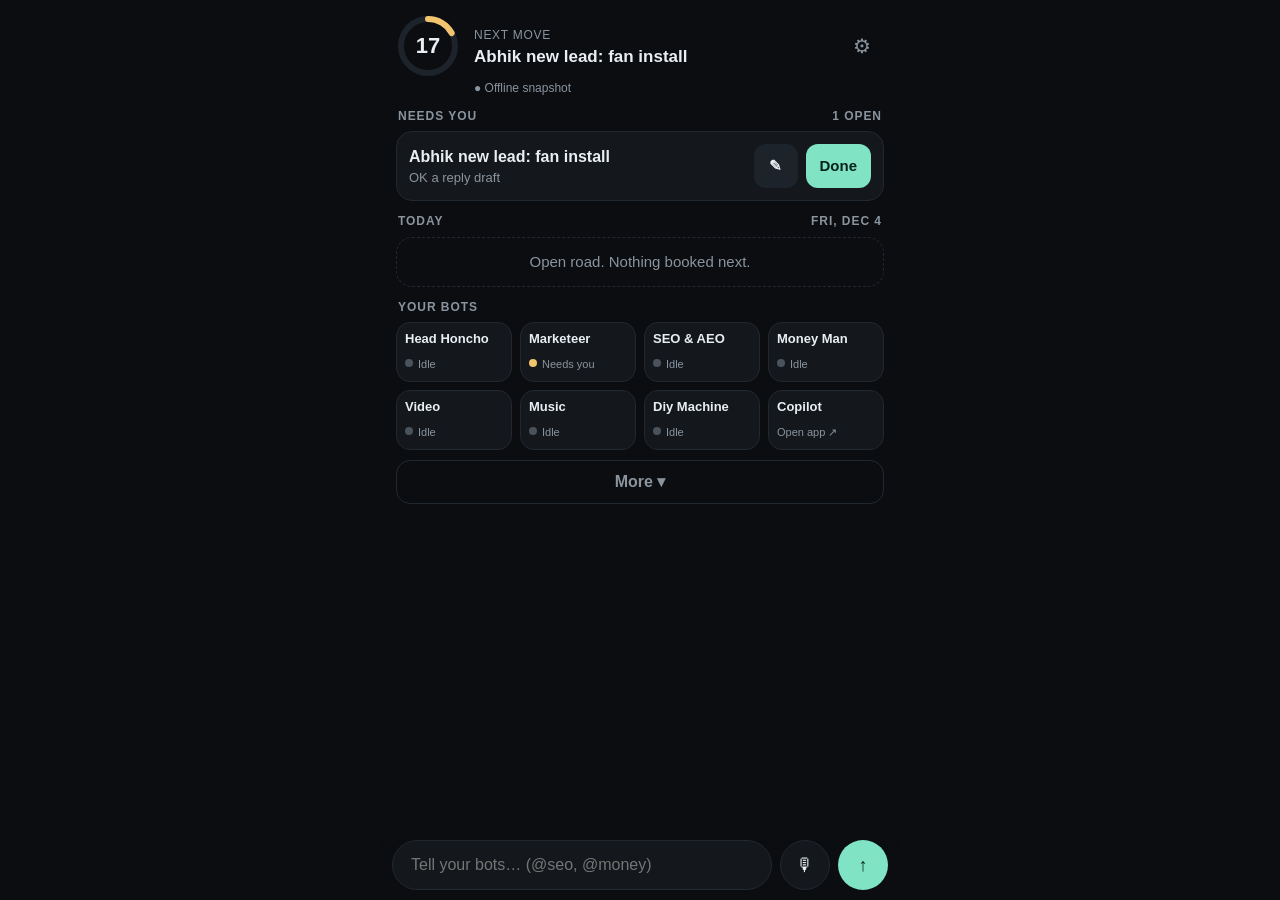
<file: v2/index.html>
<!doctype html><html lang="en"><head><meta charset="utf-8">
<meta name="viewport" content="width=device-width,initial-scale=1,viewport-fit=cover">
<meta name="apple-mobile-web-app-capable" content="yes"><meta name="mobile-web-app-capable" content="yes">
<meta name="apple-mobile-web-app-status-bar-style" content="black-translucent"><meta name="apple-mobile-web-app-title" content="Mission">
<meta name="theme-color" content="#0b0d10"><meta name="robots" content="noindex">
<link rel="manifest" href="manifest.webmanifest"><link rel="icon" href="icon-192.png"><link rel="apple-touch-icon" href="apple-touch-icon.png">
<title>Mission Control</title>
<style>
:root{--bg:#0b0d10;--card:#14181d;--line:#222830;--tx:#e9eef2;--dim:#8a949e;--ac:#7fe3c4;--amb:#f2c46d;--red:#ef7d7d}
*{box-sizing:border-box;-webkit-tap-highlight-color:transparent}
html,body{margin:0;background:var(--bg);color:var(--tx);font:16px/1.35 -apple-system,BlinkMacSystemFont,"SF Pro Text",Inter,sans-serif}
body{padding:calc(env(safe-area-inset-top) + 14px) 16px calc(env(safe-area-inset-bottom) + 74px);max-width:520px;margin:0 auto}
button{font:inherit;color:inherit;border:0;background:none;cursor:pointer}
.top{display:flex;align-items:center;gap:14px}
.ring{position:relative;width:64px;height:64px;flex:none}.ring svg{transform:rotate(-90deg)}
.ring b{position:absolute;inset:0;display:grid;place-items:center;font-size:22px;font-weight:600}
.next{flex:1;min-width:0}.next small{color:var(--dim);font-size:12px;letter-spacing:.06em;text-transform:uppercase}
.next div{font-size:17px;font-weight:600;margin-top:2px}
.gear{width:44px;height:44px;border-radius:12px;color:var(--dim);font-size:20px}
.live{font-size:12px;color:var(--dim);margin:2px 0 0 78px}.live.on{color:var(--ac)}
h2{font-size:12px;color:var(--dim);letter-spacing:.08em;text-transform:uppercase;font-weight:600;margin:12px 2px 7px;display:flex;justify-content:space-between}
.card{background:var(--card);border:1px solid var(--line);border-radius:16px;padding:12px;margin-bottom:8px;transition:transform .2s,opacity .3s;touch-action:pan-y}
.card .t{font-weight:600}.card .d{color:var(--dim);font-size:13px;margin-top:2px;display:-webkit-box;-webkit-line-clamp:1;-webkit-box-orient:vertical;overflow:hidden}
.acts{display:flex;gap:8px;margin-top:10px}
.nc{display:flex;align-items:center;gap:8px}.nc .tx{flex:1;min-width:0}.nc .t{white-space:nowrap;overflow:hidden;text-overflow:ellipsis}
.nc .acts{margin:0;flex:none}.nc .acts button{flex:none;width:44px;padding:0}.nc .acts .pri{width:auto;padding:0 14px}
.acts button{flex:1;min-height:44px;border-radius:12px;background:#1d232a;font-weight:600;font-size:15px}
.acts .pri{background:var(--ac);color:#06231b}
.card.ok{border-color:rgba(127,227,196,.5)}.card.ok .okm{color:var(--ac);font-size:14px;margin-top:8px}
.note{width:100%;margin-top:10px;background:#0f1216;border:1px solid var(--line);border-radius:12px;color:var(--tx);font:inherit;padding:10px;min-height:44px}
.empty{color:var(--dim);font-size:15px;padding:14px;text-align:center;border:1px dashed var(--line);border-radius:16px}
.bots{display:grid;grid-template-columns:repeat(4,1fr);gap:8px}
.bot{display:flex;flex-direction:column;justify-content:space-between;background:var(--card);border:1px solid var(--line);border-radius:14px;padding:9px 8px;min-height:60px;min-width:0;text-decoration:none;color:var(--tx)}
.bot b{font-size:13px;font-weight:600;line-height:1.15}.bot span{font-size:11px;color:var(--dim);margin-top:4px;white-space:nowrap;overflow:hidden;text-overflow:ellipsis}
.dot{display:inline-block;width:8px;height:8px;border-radius:50%;margin-right:5px;vertical-align:1px}
.g{background:var(--ac)}.a{background:var(--amb)}.r{background:var(--red)}.n{background:#4a535c}
.stop{display:flex;align-items:center;gap:6px}.stop .who{flex:1;min-width:0}.stop .who b{display:block;white-space:nowrap;overflow:hidden;text-overflow:ellipsis}.stop .who b em{font-style:normal;color:var(--ac);margin-right:6px}
.stop .who span{display:block;color:var(--dim);font-size:13px;white-space:nowrap;overflow:hidden;text-overflow:ellipsis}
.ib{width:42px;height:44px;border-radius:12px;background:#1d232a;font-size:17px;flex:none}.ib.go{background:var(--ac);color:#06231b;width:56px;font-weight:700;font-size:15px}
.bar{position:fixed;left:0;right:0;bottom:0;padding:10px 12px calc(env(safe-area-inset-bottom) + 10px);background:linear-gradient(transparent,var(--bg) 30%);display:flex;gap:8px;max-width:520px;margin:0 auto}
.bar input{flex:1;min-height:50px;border-radius:25px;border:1px solid var(--line);background:var(--card);color:var(--tx);font:inherit;padding:0 18px;font-size:16px}
.bar button{width:50px;height:50px;border-radius:25px;background:var(--card);border:1px solid var(--line);font-size:18px}.bar .send{background:var(--ac);color:#06231b;border:0}
.more{display:block;width:100%;min-height:44px;margin-top:10px;border-radius:14px;border:1px solid var(--line);color:var(--dim);font-weight:600}
.toast{position:fixed;left:50%;bottom:calc(env(safe-area-inset-bottom) + 80px);transform:translateX(-50%);background:#20262d;padding:10px 16px;border-radius:20px;font-size:14px;opacity:0;transition:opacity .2s;pointer-events:none;white-space:nowrap}
.toast.on{opacity:1}
.sheet{position:fixed;inset:0;background:rgba(0,0,0,.55);display:none;z-index:9}.sheet.on{display:block}
.sheet>div{position:absolute;left:0;right:0;bottom:0;max-height:86vh;overflow:auto;background:#101317;border-radius:22px 22px 0 0;padding:10px 16px calc(env(safe-area-inset-bottom) + 20px);max-width:520px;margin:0 auto}
.grab{width:40px;height:5px;border-radius:3px;background:#333b44;margin:4px auto 10px}
.kv{display:grid;grid-template-columns:repeat(4,1fr);gap:8px}.kv div{background:var(--card);border-radius:12px;padding:10px;text-align:center}
.kv b{display:block;font-size:20px}.kv span{font-size:11px;color:var(--dim)}
.row{display:flex;justify-content:space-between;padding:12px 2px;border-bottom:1px solid var(--line);font-size:15px}.row span{color:var(--dim)}
a.lnk{display:flex;align-items:center;justify-content:space-between;min-height:48px;padding:0 14px;background:var(--card);border-radius:12px;margin-bottom:8px;color:var(--tx);text-decoration:none}
label{font-size:13px;color:var(--dim)}.in{width:100%;min-height:44px;margin:4px 0 10px;background:var(--card);border:1px solid var(--line);border-radius:12px;color:var(--tx);font:inherit;padding:0 12px}
</style></head><body>
<div class="top">
  <div class="ring"><svg width="64" height="64"><circle cx="32" cy="32" r="27" stroke="#1d232a" stroke-width="6" fill="none"/><circle id="arc" cx="32" cy="32" r="27" stroke="#7fe3c4" stroke-width="6" fill="none" stroke-linecap="round" stroke-dasharray="169.6" stroke-dashoffset="169.6"/></svg><b id="score">–</b></div>
  <div class="next"><small>Next move</small><div id="nextLine">Loading…</div></div>
  <button class="gear" id="gear" aria-label="Settings">⚙︎</button>
</div>
<div class="live" id="live">● Offline snapshot</div>

<h2><span>Needs you</span><span id="needCnt"></span></h2>
<div id="needs"></div>

<h2><span>Today</span><span id="dayLbl"></span></h2>
<div id="today"></div>

<h2><span>Your bots</span></h2>
<div class="bots" id="bots"></div>

<button class="more" id="moreBtn">More ▾</button>

<form class="bar" id="bar" autocomplete="off">
  <input id="cmd" placeholder="Tell your bots… (@seo, @money)" enterkeyhint="send">
  <button type="button" id="mic" aria-label="Dictate">🎙</button>
  <button class="send" aria-label="Send">↑</button>
</form>
<div class="toast" id="toast"></div>

<div class="sheet" id="sheet"><div>
  <div class="grab"></div>
  <h2 style="margin-top:4px"><span>This week</span></h2>
  <div class="kv" id="nums"></div>
  <h2><span>Pipeline</span></h2><div id="pipe"></div>
  <h2><span>More waiting</span></h2><div id="overflow"></div>
  <h2><span>Weekly reset</span></h2>
  <div class="card"><div class="d" style="-webkit-line-clamp:unset">Set your top 3 for the week. Sends to Head Honcho.</div>
    <input class="in" id="t1" placeholder="1."><input class="in" id="t2" placeholder="2."><input class="in" id="t3" placeholder="3.">
    <div class="acts"><button class="pri" id="sendTop">Send top 3</button></div></div>
  <h2><span>Apps</span></h2>
  <a class="lnk" href="https://admin.rbermanelectric.com">Copilot app<span>↗</span></a>
  <a class="lnk" href="../">Classic Mission Control<span>↗</span></a>
  <h2><span>Ops Board link</span><span id="connState"></span></h2>
  <label>Script URL</label><input class="in" id="suUrl" placeholder="https://script.google.com/macros/s/…/exec">
  <label>PIN</label><input class="in" id="suPin" type="password" inputmode="numeric">
  <div class="acts"><button class="pri" id="suSave">Connect</button><button id="suClear">Disconnect</button></div>
  <button class="more" id="closeSheet">Close</button>
</div></div>
<script>
(function(){
'use strict';
var $=function(i){return document.getElementById(i);};
function esc(s){return String(s==null?'':s).replace(/[&<>"']/g,function(c){return {'&':'&amp;','<':'&lt;','>':'&gt;','"':'&quot;',"'":'&#39;'}[c];});}
function toast(t){var e=$('toast');e.textContent=t;e.classList.add('on');clearTimeout(toast.t);toast.t=setTimeout(function(){e.classList.remove('on');},2200);}
function nyParts(d){var o={};new Intl.DateTimeFormat('en-US',{timeZone:'America/New_York',year:'numeric',month:'2-digit',day:'2-digit',hour:'2-digit',minute:'2-digit',hour12:false}).formatToParts(d).forEach(function(p){o[p.type]=p.value;});if(o.hour==='24')o.hour='00';return o;}
function ymd(d){var p=nyParts(d);return p.year+'-'+p.month+'-'+p.day;}

// ---- Ops Board bridge (same localStorage key as v1, so the phone stays connected) ----
var CK='bermanMC.conn.v1';
function conn(){try{return JSON.parse(localStorage.getItem(CK))||null;}catch(e){return null;}}
function api(body){var c=conn();if(!c)return Promise.reject(new Error('not connected'));body.pin=c.pin;
  return fetch(c.url,{method:'POST',headers:{'Content-Type':'text/plain;charset=utf-8'},body:JSON.stringify(body)})
   .then(function(r){return r.json();}).then(function(j){if(!j.ok)throw new Error(j.error||'failed');return j;});}

// ---- Bots ----
var CHAT='grokbot://app/v1/agent?id=';
var BOTS=[
 {n:'Head Honcho',k:['head','honcho','hh'],own:/head honcho/i,link:'grokbot://app/v1'},
 {n:'Marketeer',k:['marketeer','mkt','marketing'],own:/marketeer/i,id:'c89a669a-fb80-4b52-b2da-09e4082c8fe1'},
 {n:'SEO & AEO',full:'SEO & AEO Desk',k:['seo','aeo'],own:/seo|aeo/i,id:'eea56f19-f007-4ef2-b739-42f87b1f0a01'},
 {n:'Money Man',k:['money','mm','finance'],own:/money/i,id:'31c31f89-9815-4682-abcb-5fe79899dcd4'},
 {n:'Video',full:'Video Creation Expert',k:['video'],own:/video/i,id:'b255c7ec-d31b-4256-9a17-feb358f3b1a1'},
 {n:'Music',full:'Music Maker',k:['music'],own:/music/i,id:'7bd8d175-8c10-4064-8b4b-24ca838d3ccd'},
 {n:'Diy Machine',k:['diy'],own:/diy/i,id:'b2436a77-9581-4fa3-8310-7edaa951ed53'}
];

// ---- Snapshot fallback (first names only, no addresses/phones/money) ----
var SNAP={board:[
 {row:2,item:'Abhik new lead: fan install',area:'Leads',owner:'Marketeer',status:'Waiting on Rob',next:'OK a reply draft',due:'',updated:''},
 {row:3,item:'Randall Thu job, 2 PM (Setauket)',area:'Scheduling',owner:'Rob',status:'Not started',next:'Job today',due:'2026-10-15',updated:''},
 {row:4,item:'Loriana solar estimate visit, Thu Oct 15 10 AM, Islandia',area:'Estimating',owner:'Rob',status:'Not started',next:'Send notes after for draft estimate',due:'2026-10-15',updated:''}
],approvals:[]};
var S=SNAP, live=false, local={};  // local: optimistic results keyed by card id

function stKey(x){x=String(x||'').toLowerCase();return /done/.test(x)?'done':/wait/.test(x)?'wait':/block/.test(x)?'block':/progress/.test(x)?'prog':'not';}
function rows(){return (S.board||[]).filter(function(r){return r.item;});}

// ---- Needs you: approvals first, then rows waiting on Rob ----
function needs(){
  var a=(S.approvals||[]).map(function(x){return {id:'A:'+x.id,kind:'appr',aid:x.id,t:x.title||x.id,d:x.draft||x.type||'',who:'Head Honcho'};});
  var w=rows().filter(function(r){return stKey(r.status)==='wait'&&!/^APPROVAL /.test(r.item);})
    .map(function(r){return {id:'R:'+r.row,kind:'row',row:r.row,item:r.item,t:r.item,d:r.next||'',who:r.owner||'Head Honcho'};});
  return a.concat(w);
}
function cardHtml(x){
  var L=local[x.id];
  if(L) return '<div class="card ok" data-id="'+esc(x.id)+'"><div class="t">'+esc(x.t)+'</div><div class="okm">✓ '+esc(L)+'</div></div>';
  return '<div class="card nc" data-id="'+esc(x.id)+'"><div class="tx"><div class="t">'+esc(x.t)+'</div>'+(x.d?'<div class="d">'+esc(x.d)+'</div>':'')+'</div>'+
   '<div class="acts"><button data-a="note" aria-label="Note">✎</button><button class="pri" data-a="ok">'+(x.kind==='appr'?'Approve':'Done')+'</button></div></div>';
}
function renderNeeds(){
  var N=needs(), open=N.filter(function(x){return !local[x.id];});
  var top=N.slice(0,3);
  $('needs').innerHTML=top.length?top.map(cardHtml).join(''):'<div class="empty">Nothing needs you. The crew is running.</div>';
  $('needCnt').textContent=open.length?open.length+' open':'';
  $('overflow').innerHTML=N.length>3?N.slice(3).map(cardHtml).join(''):'<div class="empty">Nothing else waiting.</div>';
}
function find(id){return needs().filter(function(x){return x.id===id;})[0];}
function act(x,note){
  var p;
  if(x.kind==='appr'){
    p=api({action:'approve',id:x.aid,status:note?'Changes':'Approved',note:note||''}).then(function(){return note?'Note sent. Head Honcho will revise.':'Approved. Head Honcho takes the next step; nothing is sent without you.';});
  } else if(note){
    p=api({action:'ask',bot:x.who.split('/')[0].trim()||'Head Honcho',question:'[Re: '+x.item+'] '+note}).then(function(){return 'Note sent to '+(x.who||'Head Honcho')+'.';});
  } else {
    p=api({action:'done',item:x.item,row:x.row}).then(function(){return 'Marked done on the board.';});
  }
  return p.then(function(m){local[x.id]=m;render();toast('✓ Saved');refreshSoon();})
   .catch(function(e){toast(/not connected/.test(e.message)?'Connect your Ops Board link in ⚙︎':'Didn\'t save: '+e.message);});
}
function onCardClick(e){
  var b=e.target.closest('button[data-a]');if(!b)return;var c=b.closest('.card'),x=find(c.dataset.id);if(!x)return;
  if(b.dataset.a==='ok') return act(x);
  if(b.dataset.a==='note'){var t=c.querySelector('textarea');
    if(!t){c.classList.remove('nc');t=document.createElement('textarea');t.className='note';t.placeholder='Your note…';c.insertBefore(t,c.querySelector('.acts'));b.textContent='Send note';b.className='pri';b.style.flex='1';t.focus();return;}
    if(t.value.trim()) act(x,t.value.trim());}
}
$('needs').addEventListener('click',onCardClick);$('overflow').addEventListener('click',onCardClick);
// Swipe right on a card = Approve / Done
(function(){var sx=0,el=null;
 $('needs').addEventListener('touchstart',function(e){el=e.target.closest('.card');sx=e.touches[0].clientX;},{passive:true});
 $('needs').addEventListener('touchmove',function(e){if(!el)return;var dx=e.touches[0].clientX-sx;if(dx>0)el.style.transform='translateX('+Math.min(dx,120)+'px)';},{passive:true});
 $('needs').addEventListener('touchend',function(e){if(!el)return;var dx=e.changedTouches[0].clientX-sx;el.style.transform='';var x=find(el.dataset.id);if(dx>100&&x&&!local[x.id])act(x);el=null;});
})();

// ---- Score + single next action ----
function score(){
  var b={done:0,prog:0,wait:0,block:0,not:0},today=0,d=ymd(new Date());
  rows().forEach(function(r){var k=stKey(r.status);b[k]++;if(k==='done'&&String(r.updated).indexOf(d)===0)today++;});
  var tot=b.done+b.prog+b.wait+b.block+b.not||1;
  today+=Object.keys(local).length;
  return Math.max(0,Math.min(100,Math.round((b.done+.5*b.prog+.25*b.not)/tot*100+5*today)));
}
function nextLine(st){
  var N=needs().filter(function(x){return !local[x.id];});
  if(N.length) return N[0].kind==='appr'?'Approve: '+N[0].t:N[0].t;
  if(st[0]) return st[0].name+' at '+st[0].time+(st[0].town?', '+st[0].town:'');
  return 'You\'re clear. Tell a bot what\'s next.';
}

// ---- Today: next 2 appointments ----
var TOWNS=['Lake Ronkonkoma','Ronkonkoma','Islandia','East Setauket','Setauket','Centereach','Syosset','Wading River','Stony Brook','Port Jefferson','Smithtown','Hauppauge','Holbrook','Bohemia','Sayville','Patchogue','Medford','Selden','Coram','Lake Grove','Commack','Huntington','Northport','Riverhead','Shoreham','Rocky Point','Miller Place','Mount Sinai','Holtsville','Farmingville','Bay Shore','Islip','Brentwood','Deer Park','Babylon','Lindenhurst','Massapequa','Melville','Dix Hills','Kings Park','St. James','Nesconset'];
var MON={jan:1,feb:2,mar:3,apr:4,may:5,jun:6,jul:7,aug:8,sep:9,oct:10,nov:11,dec:12};
function townOf(t){var best='';TOWNS.forEach(function(w){if(t.indexOf(w)>=0&&w.length>best.length)best=w;});return best;}
function stopOf(r){
  var t=String(r.item||'')+' '+String(r.next||''),low=t.toLowerCase();
  if(!/visit|job|appointment|install|service call|walkthrough/.test(low)||/^schedule /i.test(r.item)||stKey(r.status)==='done'&&!/job/.test(low))return null;
  var tm=String(r.item).match(/\b(\d{1,2})(?::(\d{2}))?\s*(AM|PM)\b/i)||t.match(/\b(\d{1,2})(?::(\d{2}))?\s*(AM|PM)\b/i);if(!tm)return null;
  var date=/^\d{4}-\d{2}-\d{2}/.test(r.due)?r.due.slice(0,10):'';
  var dm=String(r.item).match(/\b(Jan|Feb|Mar|Apr|May|Jun|Jul|Aug|Sep|Oct|Nov|Dec)[a-z]*\.?\s+(\d{1,2})\b/i);
  if(!date&&dm)date=nyParts(new Date()).year+'-'+String(MON[dm[1].toLowerCase()]).padStart(2,'0')+'-'+String(dm[2]).padStart(2,'0');
  if(!date)return null;
  var h=+tm[1]%12+(/pm/i.test(tm[3])?12:0),m=+(tm[2]||0);
  var kind=/estimate/.test(low)?'Estimate':/job|install/.test(low)?'Job':'Visit';
  var what=(String(r.item).match(/(solar|panel|ev charger|lighting|generator|doorbell|camera|fan|outlet)/i)||[])[1]||'';
  return {row:r.row,item:r.item,name:String(r.item).split(/[\s(,:]/)[0],date:date,h:h,m:m,mins:h*60+m,
    time:(h%12||12)+(m?':'+String(m).padStart(2,'0'):'')+' '+(h>=12?'PM':'AM'),town:townOf(t),kind:kind+(what?' · '+what.toLowerCase():'')};
}
function stops(){
  var now=new Date(),td=ymd(now),tm=ymd(new Date(now.getTime()+864e5)),p=nyParts(now),nowM=+p.hour*60+ +p.minute;
  return rows().map(stopOf).filter(function(x){return x&&(x.date===tm||x.date===td&&x.mins+90>=nowM);})
   .sort(function(a,b){return a.date<b.date?-1:a.date>b.date?1:a.mins-b.mins;}).slice(0,2)
   .map(function(x){x.day=x.date===td?'':'Tmrw ';return x;});
}
var STOPS=[];
function renderToday(){
  STOPS=stops();
  $('dayLbl').textContent=new Intl.DateTimeFormat('en-US',{timeZone:'America/New_York',weekday:'short',month:'short',day:'numeric'}).format(new Date());
  $('today').innerHTML=STOPS.length?STOPS.map(function(x,i){
    return '<div class="card stop" data-i="'+i+'"><div class="who"><b><em>'+esc(x.day+x.time)+'</em>'+esc(x.name)+'</b><span>'+esc(x.kind)+(x.town?' · '+esc(x.town):'')+'</span></div>'+
     '<button class="ib" data-a="call" aria-label="Call">📞</button><button class="ib" data-a="sms" aria-label="Text">💬</button><button class="ib" data-a="cal" aria-label="Add to Calendar">📅</button><button class="ib go" data-a="go">Go</button></div>';
  }).join(''):'<div class="empty">Open road. Nothing booked next.</div>';
}
function go(url){window.location.href=url;}
$('today').addEventListener('click',function(e){
  var b=e.target.closest('button[data-a]');if(!b)return;var x=STOPS[+b.closest('.stop').dataset.i];if(!x)return;var a=b.dataset.a;
  if(a==='go'){
    var fb=function(why){toast(why);go('https://maps.apple.com/?daddr='+encodeURIComponent((x.town||'Long Island')+', NY'));};
    if(!conn())return fb('Town only. Connect ⚙︎ for exact address.');
    api({action:'address',row:x.row,item:x.item}).then(function(j){go('https://maps.apple.com/?daddr='+encodeURIComponent(j.address));}).catch(function(err){fb('Town only ('+err.message+')');});
  } else if(a==='call'||a==='sms'){
    if(!conn())return toast('Connect your Ops Board link in ⚙︎');
    api({action:'phone',row:x.row,item:x.item}).then(function(j){go((a==='call'?'tel:':'sms:')+String(j.phone).replace(/[^\d+]/g,''));})
     .catch(function(err){toast(/unknown action/.test(err.message)?'Calling needs the script update':'No number: '+err.message);});
  } else if(a==='cal'){
    var p=function(n){return String(n).padStart(2,'0');},d=x.date.replace(/-/g,''),st=d+'T'+p(x.h)+p(x.m)+'00',eh=x.h+1;
    var ics=['BEGIN:VCALENDAR','VERSION:2.0','PRODID:-//Berman//MC//EN','BEGIN:VEVENT','UID:mc-'+x.row+'-'+d+'@berman','DTSTAMP:'+new Date().toISOString().replace(/[-:]/g,'').slice(0,15)+'Z',
      'DTSTART;TZID=America/New_York:'+st,'DTEND;TZID=America/New_York:'+d+'T'+p(eh)+p(x.m)+'00','SUMMARY:'+x.name+' · '+x.kind,'LOCATION:'+(x.town?x.town+', NY':''),'END:VEVENT','END:VCALENDAR'].join('\r\n');
    var u=URL.createObjectURL(new Blob([ics],{type:'text/calendar'})),l=document.createElement('a');l.href=u;l.download=x.name+'.ics';document.body.appendChild(l);l.click();l.remove();
  }
});

// ---- Bot tiles ----
function renderBots(){
  var R=rows();
  $('bots').innerHTML=BOTS.map(function(b){
    var mine=R.filter(function(r){return b.own.test(r.owner||'')&&stKey(r.status)!=='done';});
    var w=mine.filter(function(r){return stKey(r.status)==='wait';}).length,bl=mine.filter(function(r){return stKey(r.status)==='block';}).length,pr=mine.filter(function(r){return stKey(r.status)==='prog';}).length;
    var dot=bl?'r':w?'a':mine.length?'g':'n',line=bl?'Blocked':w?'Needs you':pr?'Working':mine.length?mine.length+' queued':'Idle';
    return '<a class="bot" href="'+(b.link||CHAT+b.id)+'"><b>'+esc(b.n)+'</b><span><i class="dot '+dot+'"></i>'+esc(line)+'</span></a>';
  }).join('')+'<a class="bot" href="https://admin.rbermanelectric.com"><b>Copilot</b><span>Open app ↗</span></a>';
}

// ---- More sheet ----
function renderMore(){
  var R=rows(),wk=Date.now()-7*864e5,c={new:0,visit:0,est:0,won:0};
  R.forEach(function(r){var l=String(r.item).toLowerCase();
    if(/\bwon\b/.test(l))c.won++;else if(/estimate (follow|sent|out)/.test(l))c.est++;else if(/schedule (an )?(estimate )?visit|new lead/.test(l))c.new++;else if(/visit|walkthrough/.test(l))c.visit++;});
  $('nums').innerHTML=[['New',c.new],['Visits',c.visit],['Estimates',c.est],['Won',c.won]].map(function(k){return '<div><b>'+k[1]+'</b><span>'+k[0]+'</span></div>';}).join('');
  var L=R.filter(function(r){return /lead|visit|estimate|won|lost/i.test(r.item)&&stKey(r.status)!=='done';}).slice(0,8);
  $('pipe').innerHTML=L.length?L.map(function(r){return '<div class="row">'+esc(String(r.item).replace(/^Schedule (an )?(estimate )?visit:\s*/i,'').split(/[(:,]/)[0].trim()||r.item)+'<span>'+esc(r.status)+'</span></div>';}).join(''):'<div class="empty">No open leads on the board.</div>';
  var c0=conn();$('connState').textContent=c0?'connected':'not connected';
}
$('moreBtn').onclick=function(){renderMore();$('sheet').classList.add('on');};
$('gear').onclick=function(){$('moreBtn').onclick();setTimeout(function(){$('suUrl').scrollIntoView({block:'center'});},50);};
$('closeSheet').onclick=function(){$('sheet').classList.remove('on');};
$('sheet').addEventListener('click',function(e){if(e.target===$('sheet'))$('sheet').classList.remove('on');});
$('sendTop').onclick=function(){var t=['t1','t2','t3'].map(function(i){return $(i).value.trim();}).filter(Boolean);if(!t.length)return toast('Add at least one');
  api({action:'ask',bot:'Head Honcho',question:'[Weekly reset] Top 3: '+t.map(function(v,i){return (i+1)+') '+v;}).join(' ')}).then(function(){toast('✓ Top 3 sent');}).catch(function(e){toast(e.message);});};
$('suSave').onclick=function(){var u=$('suUrl').value.trim(),p=$('suPin').value.trim();
  if(!/^https:\/\/script\.google\.com\/macros\/s\/[^\/]+\/exec$/.test(u))return toast('URL must end with /exec');if(p.length<4)return toast('Enter your PIN');
  localStorage.setItem(CK,JSON.stringify({url:u,pin:p}));api({action:'ping'}).then(function(){toast('✓ Connected');renderMore();refresh();}).catch(function(e){toast(e.message);});};
$('suClear').onclick=function(){localStorage.removeItem(CK);renderMore();toast('Disconnected');};

// ---- Command bar: sends to Inbox via 'ask', optional @bot routing ----
function route(q){var m=q.match(/^@(\w+)\s*/);if(!m)return {bot:'Head Honcho',q:q};var k=m[1].toLowerCase();
  var b=BOTS.filter(function(b){return b.k.indexOf(k)>=0||b.n.toLowerCase().indexOf(k)===0;})[0];return {bot:b?(b.full||b.n):'Head Honcho',q:q.slice(m[0].length)};}
$('bar').onsubmit=function(e){e.preventDefault();var v=$('cmd').value.trim();if(!v)return;var r=route(v);
  api({action:'ask',bot:r.bot,question:r.q}).then(function(){$('cmd').value='';$('cmd').blur();toast('✓ Sent to '+r.bot);refreshSoon();})
   .catch(function(err){toast(/not connected/.test(err.message)?'Connect your Ops Board link in ⚙︎':'Not sent: '+err.message);});};
$('mic').onclick=function(){var SR=window.SpeechRecognition||window.webkitSpeechRecognition;
  if(!SR){$('cmd').focus();return toast('Tap 🎤 on your keyboard to dictate');}
  var r=new SR();r.lang='en-US';r.interimResults=false;r.onresult=function(e){$('cmd').value=e.results[0][0].transcript;};r.onerror=function(){toast('Mic unavailable, use keyboard 🎤');};r.start();toast('Listening…');};

// ---- Render + live refresh ----
function render(){
  var sc=score(),col=sc>=80?'#7fe3c4':sc>=50?'#9fd3ff':'#f2c46d';
  $('score').textContent=sc;$('arc').style.strokeDashoffset=(169.6*(1-sc/100)).toFixed(1);$('arc').style.stroke=col;
  renderNeeds();renderToday();renderBots();$('nextLine').textContent=nextLine(STOPS);
}
var busy=false;
function refresh(){
  if(!conn()){render();return Promise.resolve();}
  if(busy)return Promise.resolve();busy=true;
  return api({action:'state'}).then(function(j){S=j;live=true;
    var p=nyParts(new Date()),h=+p.hour;$('live').textContent='● Live · '+(h%12||12)+':'+p.minute+' '+(h>=12?'PM':'AM');$('live').className='live on';
  }).catch(function(){$('live').textContent=live?'● Offline, last update shown':'● Offline snapshot';$('live').className='live';})
   .then(function(){busy=false;render();});
}
var rt;function refreshSoon(){clearTimeout(rt);rt=setTimeout(refresh,1500);}
render();refresh();
setInterval(function(){if(!document.hidden)refresh();},60000);
document.addEventListener('visibilitychange',function(){if(!document.hidden)refresh();});
})();
</script></body></html>
</file>
